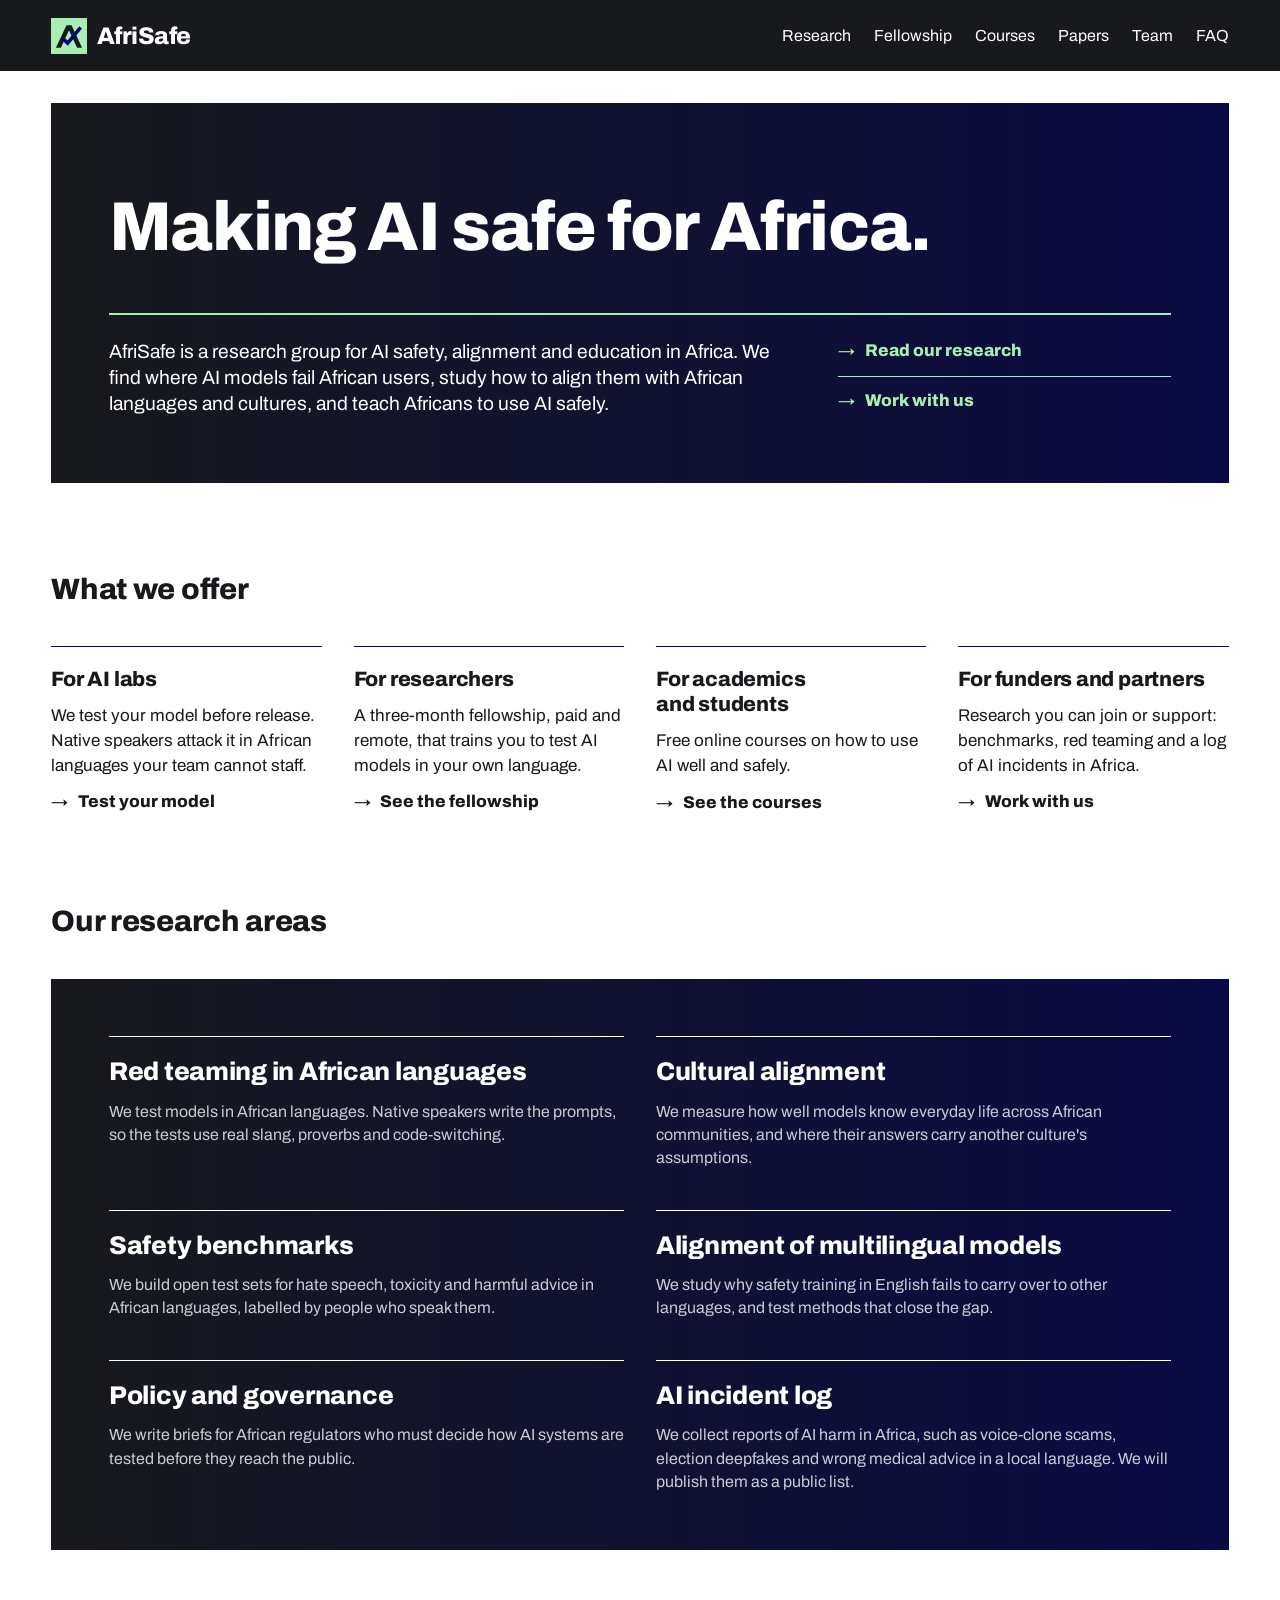
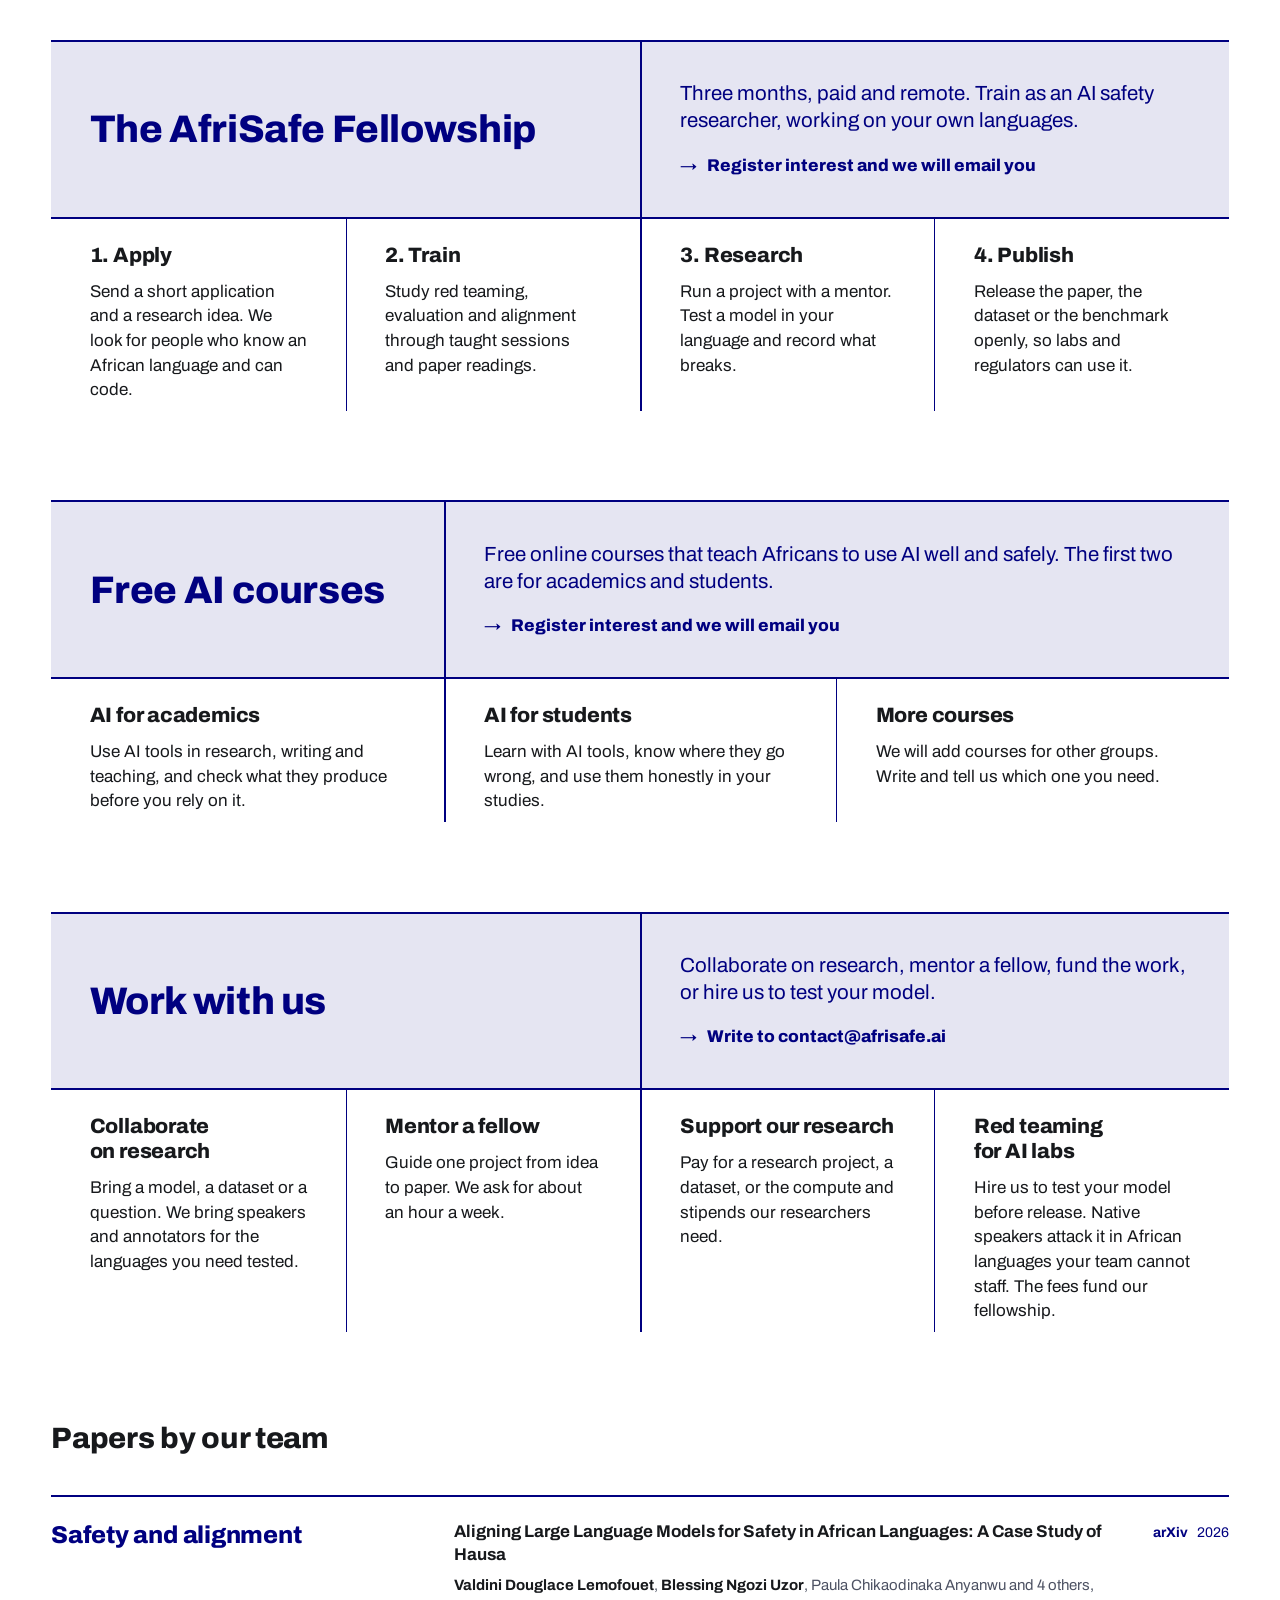
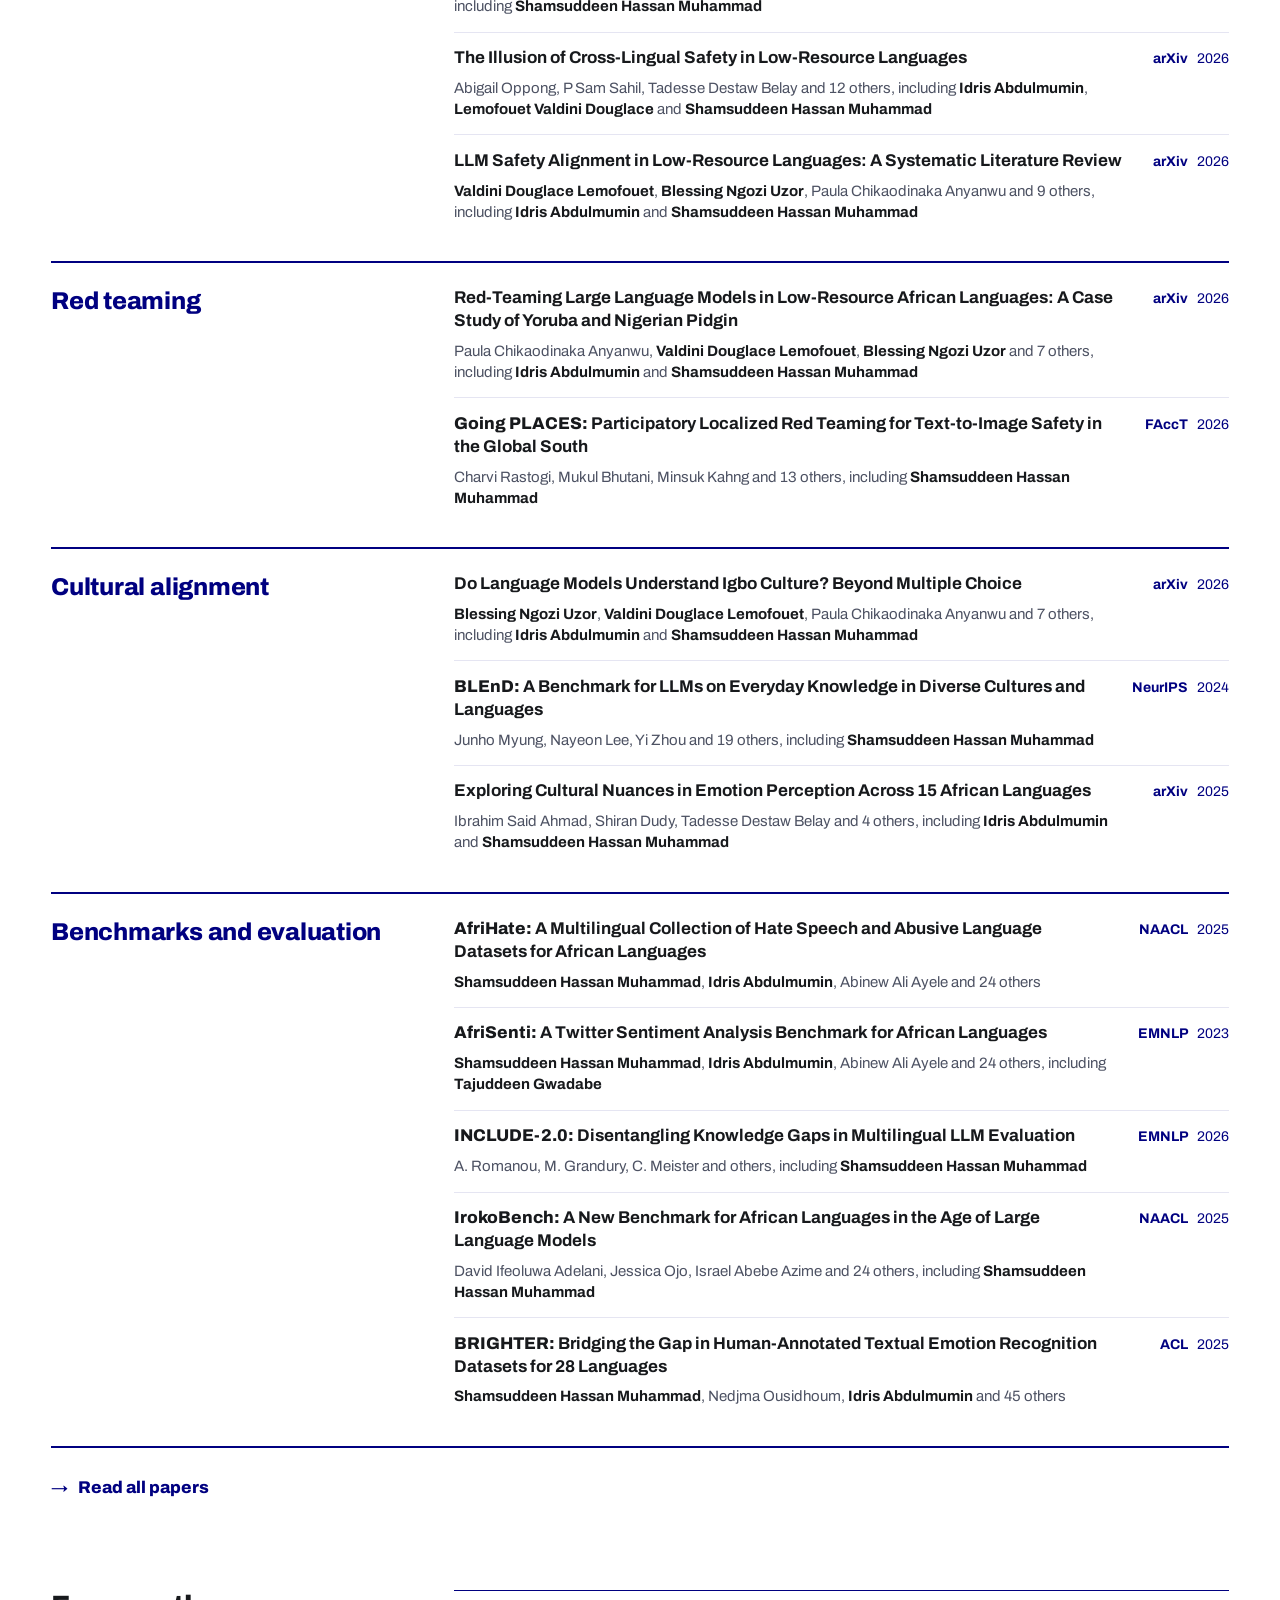
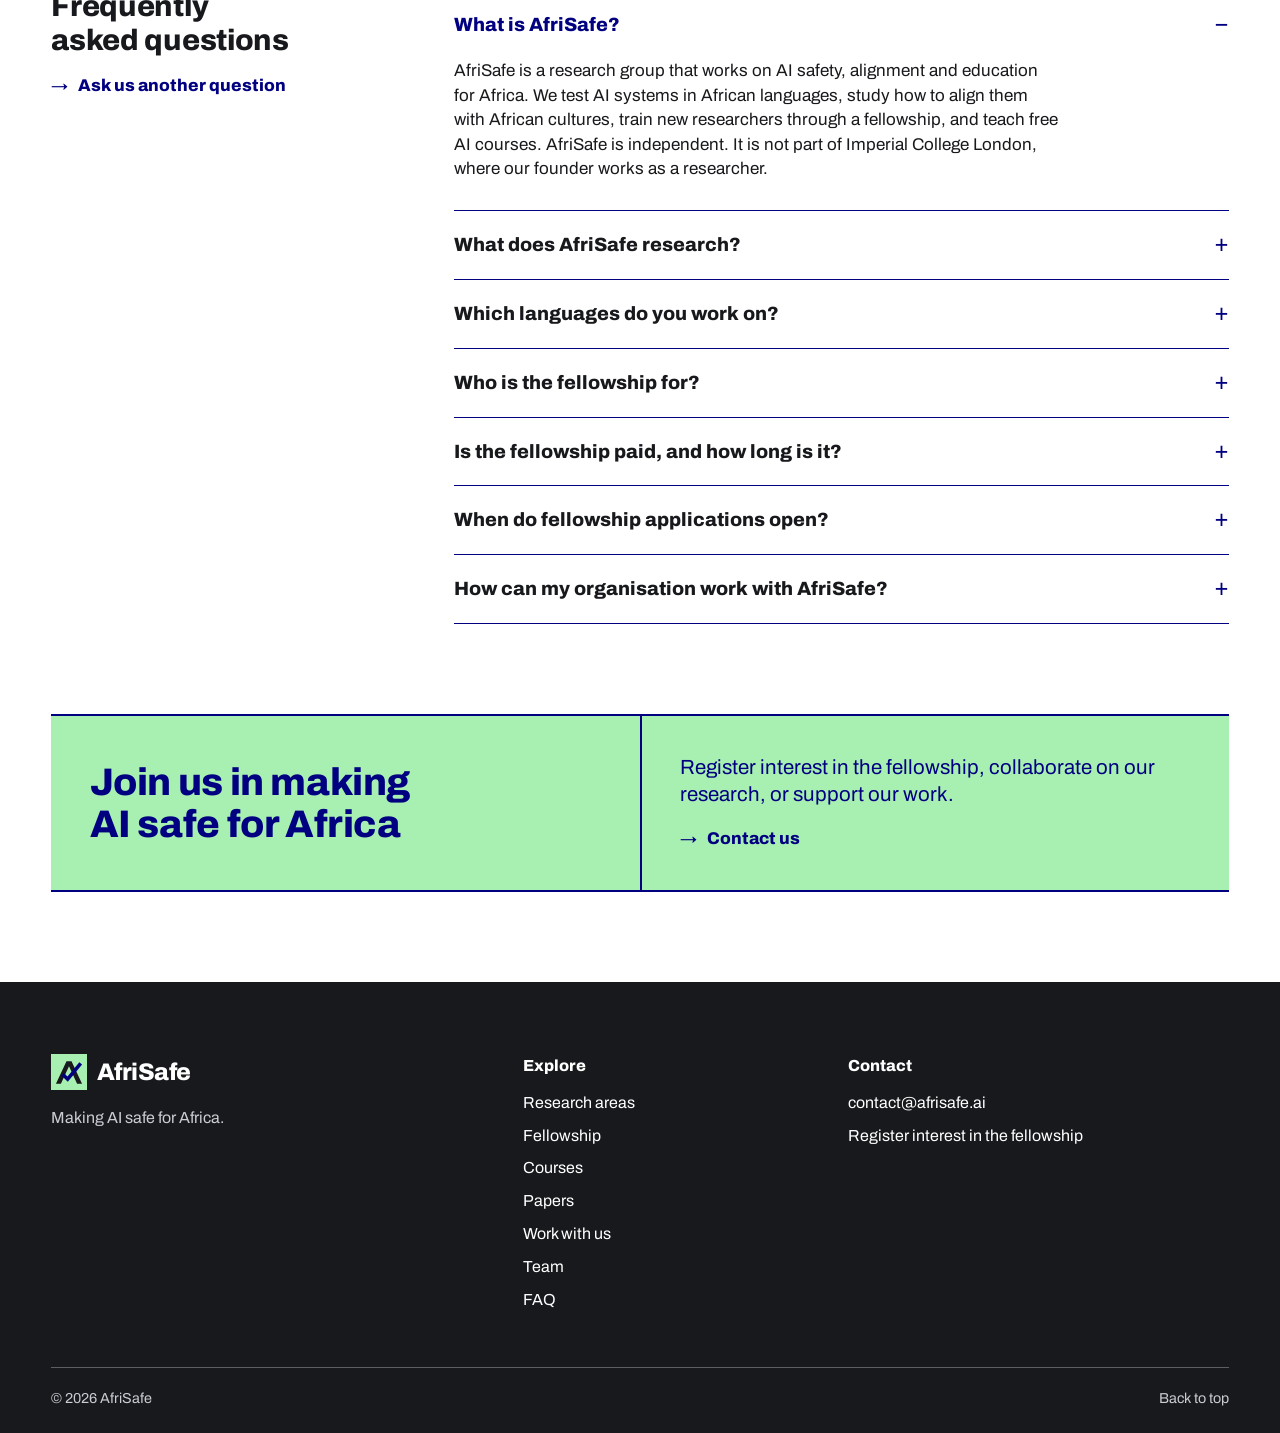
<file: index.html>
<!doctype html>
<html lang="en">
<head>
<meta charset="utf-8">
<meta name="viewport" content="width=device-width, initial-scale=1">
<title>AfriSafe: Making AI safe for Africa</title>
<meta name="description" content="AfriSafe works on AI safety, alignment and education for Africa. We test AI models in African languages, study how to align them with African cultures, and teach Africans to use AI safely.">
<meta name="theme-color" content="#17191c">
<meta property="og:type" content="website">
<meta property="og:site_name" content="AfriSafe">
<meta name="twitter:card" content="summary">
<meta property="og:title" content="AfriSafe: Making AI safe for Africa">
<meta property="og:description" content="AI safety, alignment and education for Africa.">
<link rel="icon" href="data:image/svg+xml,%3Csvg xmlns='http://www.w3.org/2000/svg' viewBox='0 0 40 40'%3E%3Crect width='40' height='40' fill='%23a8f0b2'/%3E%3Cpath d='M5.5 33L17.2 8h5.6L34.5 33H29L20 13.6 11 33z' fill='%2317191c'/%3E%3Cpath d='M13 22.5l5.5 5.5L33 10.5' fill='none' stroke='%23000080' stroke-width='4'/%3E%3C/svg%3E">
<link rel="preconnect" href="https://fonts.googleapis.com">
<link rel="preconnect" href="https://fonts.gstatic.com" crossorigin>
<link rel="stylesheet" href="https://fonts.googleapis.com/css2?family=Archivo:wght@400;700;800&display=swap">
<link rel="stylesheet" href="styles.css?v=2">
<script type="application/ld+json">
{
  "@context": "https://schema.org",
  "@type": "Organization",
  "name": "AfriSafe",
  "slogan": "Making AI safe for Africa",
  "description": "AfriSafe works on AI safety, alignment and education for Africa. We test AI models in African languages, study how to align them with African cultures, and teach Africans to use AI safely.",
  "founder": {
    "@type": "Person",
    "name": "Shamsuddeen Muhammad",
    "url": "https://shmuhammadd.github.io",
    "affiliation": { "@type": "CollegeOrUniversity", "name": "Imperial College London" },
    "sameAs": ["https://github.com/shmuhammadd", "https://www.linkedin.com/in/shmuhammad"]
  }
}
</script>
</head>
<body>

<a class="skip" href="#main">Skip to content</a>
<header class="top">
<div class="wrap top-in">
  <a class="logo" href="#top"><svg class="mark" viewBox="0 0 40 40" aria-hidden="true"><rect class="mark-box" width="40" height="40"/><path class="mark-a" d="M5.5 33L17.2 8h5.6L34.5 33H29L20 13.6 11 33z"/><path class="mark-tick" d="M13 22.5l5.5 5.5L33 10.5"/></svg>AfriSafe</a>
  <nav aria-label="Sections">
    <a href="#research">Research</a>
    <a href="#fellowship">Fellowship</a>
    <a href="#courses">Courses</a>
    <a href="#papers">Papers</a>
    <a href="team.html">Team</a>
    <a href="#faq">FAQ</a>
  </nav>
</div>
</header>

<main id="main" class="wrap">

<section class="panel night hero">
  <h1>Making AI safe for Africa.</h1>
  <div class="hero-band">
    <p class="lede">AfriSafe is a research group for AI safety, alignment and education in Africa. We find where AI models fail African users, study how to align them with African languages and cultures, and teach Africans to use AI safely.</p>
    <ul class="hero-links" role="list">
      <li><a class="go" href="#research">Read our research</a></li>
      <li><a class="go" href="#involved">Work with us</a></li>
    </ul>
  </div>
</section>

<section id="offer" class="block">
  <h2>What we offer</h2>
  <div class="cols four">
    <article>
      <h3>For AI labs</h3>
      <p>We test your model before release. Native speakers attack it in African languages your team cannot staff.</p>
      <a class="go" href="#involved">Test your model</a>
    </article>
    <article>
      <h3>For researchers</h3>
      <p>A three-month fellowship, paid and remote, that trains you to test AI models in your own language.</p>
      <a class="go" href="#fellowship">See the fellowship</a>
    </article>
    <article>
      <h3>For academics and students</h3>
      <p>Free online courses on how to use AI well and safely.</p>
      <a class="go" href="#courses">See the courses</a>
    </article>
    <article>
      <h3>For funders and partners</h3>
      <p>Research you can join or support: benchmarks, red teaming and a log of AI incidents in Africa.</p>
      <a class="go" href="#involved">Work with us</a>
    </article>
  </div>
</section>

<section id="research" class="block">
  <h2>Our research areas</h2>
  <div class="panel night facts">
  <div class="cols two">
    <article>
      <h3>Red teaming in African languages</h3>
      <p>We test models in African languages. Native speakers write the prompts, so the tests use real slang, proverbs and code-switching.</p>
    </article>
    <article>
      <h3>Cultural alignment</h3>
      <p>We measure how well models know everyday life across African communities, and where their answers carry another culture's assumptions.</p>
    </article>
    <article>
      <h3>Safety benchmarks</h3>
      <p>We build open test sets for hate speech, toxicity and harmful advice in African languages, labelled by people who speak them.</p>
    </article>
    <article>
      <h3>Alignment of multilingual models</h3>
      <p>We study why safety training in English fails to carry over to other languages, and test methods that close the gap.</p>
    </article>
    <article>
      <h3>Policy and governance</h3>
      <p>We write briefs for African regulators who must decide how AI systems are tested before they reach the public.</p>
    </article>
    <article>
      <h3>AI incident log</h3>
      <p>We collect reports of AI harm in Africa, such as voice-clone scams, election deepfakes and wrong medical advice in a local language. We will publish them as a public list.</p>
    </article>
  </div>
  </div>
</section>

<section id="fellowship" class="block">
  <div class="banner">
    <h2>The AfriSafe Fellowship</h2>
    <div>
      <p>Three months, paid and remote. Train as an AI safety researcher, working on your own languages.</p>
      <a class="go" href="mailto:contact@afrisafe.ai?subject=AfriSafe%20Fellowship%20interest">Register interest and we will email you</a>
    </div>
  </div>
  <ol class="cols four" role="list">
    <li>
      <h3>1. Apply</h3>
      <p>Send a short application and a research idea. We look for people who know an African language and can code.</p>
    </li>
    <li>
      <h3>2. Train</h3>
      <p>Study red teaming, evaluation and alignment through taught sessions and paper readings.</p>
    </li>
    <li>
      <h3>3. Research</h3>
      <p>Run a project with a mentor. Test a model in your language and record what breaks.</p>
    </li>
    <li>
      <h3>4. Publish</h3>
      <p>Release the paper, the dataset or the benchmark openly, so labs and regulators can use it.</p>
    </li>
  </ol>
</section>

<section id="courses" class="block">
  <div class="banner">
    <h2>Free AI courses</h2>
    <div>
      <p>Free online courses that teach Africans to use AI well and safely. The first two are for academics and students.</p>
      <a class="go" href="mailto:contact@afrisafe.ai?subject=AfriSafe%20courses%20interest">Register interest and we will email you</a>
    </div>
  </div>
  <div class="cols three">
    <article>
      <h3>AI for academics</h3>
      <p>Use AI tools in research, writing and teaching, and check what they produce before you rely on it.</p>
    </article>
    <article>
      <h3>AI for students</h3>
      <p>Learn with AI tools, know where they go wrong, and use them honestly in your studies.</p>
    </article>
    <article>
      <h3>More courses</h3>
      <p>We will add courses for other groups. Write and tell us which one you need.</p>
    </article>
  </div>
</section>

<section id="involved" class="block">
  <div class="banner">
    <h2>Work with us</h2>
    <div>
      <p>Collaborate on research, mentor a fellow, fund the work, or hire us to test your model.</p>
      <a class="go" href="mailto:contact@afrisafe.ai?subject=Working%20with%20AfriSafe">Write to contact@afrisafe.ai</a>
    </div>
  </div>
  <div class="cols four">
    <article>
      <h3>Collaborate on research</h3>
      <p>Bring a model, a dataset or a question. We bring speakers and annotators for the languages you need tested.</p>
    </article>
    <article>
      <h3>Mentor a fellow</h3>
      <p>Guide one project from idea to paper. We ask for about an hour a week.</p>
    </article>
    <article>
      <h3>Support our research</h3>
      <p>Pay for a research project, a dataset, or the compute and stipends our researchers need.</p>
    </article>
    <article>
      <h3>Red teaming for AI labs</h3>
      <p>Hire us to test your model before release. Native speakers attack it in African languages your team cannot staff. The fees fund our fellowship.</p>
    </article>
  </div>
</section>

<section id="papers" class="block">
  <h2>Papers by our team</h2>
  <div class="pubs">
    <section class="pub-group">
      <h3>Safety and alignment</h3>
      <ul role="list">
        <li><a href="https://arxiv.org/abs/2610.37245"><span class="pub-title">Aligning Large Language Models for Safety in African Languages: A Case Study of Hausa</span><span class="pub-venue">arXiv <span>2026</span></span><span class="pub-authors"><b>Valdini Douglace Lemofouet</b>, <b>Blessing Ngozi Uzor</b>, Paula Chikaodinaka Anyanwu and 4 others, including <b>Shamsuddeen Hassan Muhammad</b></span></a></li>
        <li><a href="https://arxiv.org/abs/2608.11146"><span class="pub-title">The Illusion of Cross-Lingual Safety in Low-Resource Languages</span><span class="pub-venue">arXiv <span>2026</span></span><span class="pub-authors">Abigail Oppong, P Sam Sahil, Tadesse Destaw Belay and 12 others, including <b>Idris Abdulmumin</b>, <b>Lemofouet Valdini Douglace</b> and <b>Shamsuddeen Hassan Muhammad</b></span></a></li>
        <li><a href="https://arxiv.org/abs/2608.14626"><span class="pub-title">LLM Safety Alignment in Low-Resource Languages: A Systematic Literature Review</span><span class="pub-venue">arXiv <span>2026</span></span><span class="pub-authors"><b>Valdini Douglace Lemofouet</b>, <b>Blessing Ngozi Uzor</b>, Paula Chikaodinaka Anyanwu and 9 others, including <b>Idris Abdulmumin</b> and <b>Shamsuddeen Hassan Muhammad</b></span></a></li>
      </ul>
    </section>
    <section class="pub-group">
      <h3>Red teaming</h3>
      <ul role="list">
        <li><a href="https://arxiv.org/abs/2610.39590"><span class="pub-title">Red-Teaming Large Language Models in Low-Resource African Languages: A Case Study of Yoruba and Nigerian Pidgin</span><span class="pub-venue">arXiv <span>2026</span></span><span class="pub-authors">Paula Chikaodinaka Anyanwu, <b>Valdini Douglace Lemofouet</b>, <b>Blessing Ngozi Uzor</b> and 7 others, including <b>Idris Abdulmumin</b> and <b>Shamsuddeen Hassan Muhammad</b></span></a></li>
        <li><a href="https://arxiv.org/abs/2605.19190"><span class="pub-title"><b>Going PLACES:</b> Participatory Localized Red Teaming for Text-to-Image Safety in the Global South</span><span class="pub-venue">FAccT <span>2026</span></span><span class="pub-authors">Charvi Rastogi, Mukul Bhutani, Minsuk Kahng and 13 others, including <b>Shamsuddeen Hassan Muhammad</b></span></a></li>
      </ul>
    </section>
    <section class="pub-group">
      <h3>Cultural alignment</h3>
      <ul role="list">
        <li><a href="https://arxiv.org/abs/2610.35168"><span class="pub-title">Do Language Models Understand Igbo Culture? Beyond Multiple Choice</span><span class="pub-venue">arXiv <span>2026</span></span><span class="pub-authors"><b>Blessing Ngozi Uzor</b>, <b>Valdini Douglace Lemofouet</b>, Paula Chikaodinaka Anyanwu and 7 others, including <b>Idris Abdulmumin</b> and <b>Shamsuddeen Hassan Muhammad</b></span></a></li>
        <li><a href="https://arxiv.org/abs/2406.09948"><span class="pub-title"><b>BLEnD:</b> A Benchmark for LLMs on Everyday Knowledge in Diverse Cultures and Languages</span><span class="pub-venue">NeurIPS <span>2024</span></span><span class="pub-authors">Junho Myung, Nayeon Lee, Yi Zhou and 19 others, including <b>Shamsuddeen Hassan Muhammad</b></span></a></li>
        <li><a href="https://arxiv.org/abs/2503.19642"><span class="pub-title">Exploring Cultural Nuances in Emotion Perception Across 15 African Languages</span><span class="pub-venue">arXiv <span>2025</span></span><span class="pub-authors">Ibrahim Said Ahmad, Shiran Dudy, Tadesse Destaw Belay and 4 others, including <b>Idris Abdulmumin</b> and <b>Shamsuddeen Hassan Muhammad</b></span></a></li>
      </ul>
    </section>
    <section class="pub-group">
      <h3>Benchmarks and evaluation</h3>
      <ul role="list">
        <li><a href="https://aclanthology.org/2025.naacl-long.92/"><span class="pub-title"><b>AfriHate:</b> A Multilingual Collection of Hate Speech and Abusive Language Datasets for African Languages</span><span class="pub-venue">NAACL <span>2025</span></span><span class="pub-authors"><b>Shamsuddeen Hassan Muhammad</b>, <b>Idris Abdulmumin</b>, Abinew Ali Ayele and 24 others</span></a></li>
        <li><a href="https://aclanthology.org/2023.emnlp-main.862/"><span class="pub-title"><b>AfriSenti:</b> A Twitter Sentiment Analysis Benchmark for African Languages</span><span class="pub-venue">EMNLP <span>2023</span></span><span class="pub-authors"><b>Shamsuddeen Hassan Muhammad</b>, <b>Idris Abdulmumin</b>, Abinew Ali Ayele and 24 others, including <b>Tajuddeen Gwadabe</b></span></a></li>
        <li><a href="https://scholar.google.com/citations?view_op=view_citation&amp;hl=en&amp;user=Ne1nt4gAAAAJ&amp;citation_for_view=Ne1nt4gAAAAJ:IRz6iEL74y4C"><span class="pub-title"><b>INCLUDE-2.0:</b> Disentangling Knowledge Gaps in Multilingual LLM Evaluation</span><span class="pub-venue">EMNLP <span>2026</span></span><span class="pub-authors">A. Romanou, M. Grandury, C. Meister and others, including <b>Shamsuddeen Hassan Muhammad</b></span></a></li>
        <li><a href="https://aclanthology.org/2025.naacl-long.139/"><span class="pub-title"><b>IrokoBench:</b> A New Benchmark for African Languages in the Age of Large Language Models</span><span class="pub-venue">NAACL <span>2025</span></span><span class="pub-authors">David Ifeoluwa Adelani, Jessica Ojo, Israel Abebe Azime and 24 others, including <b>Shamsuddeen Hassan Muhammad</b></span></a></li>
        <li><a href="https://aclanthology.org/2025.acl-long.436/"><span class="pub-title"><b>BRIGHTER:</b> Bridging the Gap in Human-Annotated Textual Emotion Recognition Datasets for 28 Languages</span><span class="pub-venue">ACL <span>2025</span></span><span class="pub-authors"><b>Shamsuddeen Hassan Muhammad</b>, Nedjma Ousidhoum, <b>Idris Abdulmumin</b> and 45 others</span></a></li>
      </ul>
    </section>
  </div>
  <p class="more"><a class="go" href="papers.html">Read all papers</a></p>
</section>

<section id="faq" class="block">
  <div class="faq-head">
    <h2>Frequently asked questions</h2>
    <a class="go" href="mailto:contact@afrisafe.ai">Ask us another question</a>
  </div>
  <div class="qa">
      <details open>
        <summary>What is AfriSafe?</summary>
        <p>AfriSafe is a research group that works on AI safety, alignment and education for Africa. We test AI systems in African languages, study how to align them with African cultures, train new researchers through a fellowship, and teach free AI courses. AfriSafe is independent. It is not part of Imperial College London, where our founder works as a researcher.</p>
      </details>
      <details>
        <summary>What does AfriSafe research?</summary>
        <p>Six areas: red teaming in African languages, cultural alignment, safety benchmarks, the alignment of multilingual models, policy, and a log of AI incidents in Africa. <a href="#research">See our research areas</a> and <a href="papers.html">read our papers</a>.</p>
      </details>
      <details>
        <summary>Which languages do you work on?</summary>
        <p>We work on all African languages, such as Hausa, Swahili, Yoruba, Igbo, Nigerian Pidgin and Amharic, among others.</p>
      </details>
      <details>
        <summary>Who is the fellowship for?</summary>
        <p>Students and early-career researchers interested in AI safety.</p>
      </details>
      <details>
        <summary>Is the fellowship paid, and how long is it?</summary>
        <p>Yes, fellows are paid. The fellowship runs for three months and is remote, so you can take part from anywhere.</p>
      </details>
      <details>
        <summary>When do fellowship applications open?</summary>
        <p>We will announce the date on this page. Write to <a href="mailto:contact@afrisafe.ai?subject=AfriSafe%20Fellowship%20interest">contact@afrisafe.ai</a> and we will email you when they open.</p>
      </details>
      <details>
        <summary>How can my organisation work with AfriSafe?</summary>
        <p>You can collaborate on a research project, mentor a fellow, support our research, or hire us to red team your model in African languages. <a href="#involved">See how to work with us</a>.</p>
      </details>
  </div>
</section>

<section class="block">
  <div class="banner mint">
    <h2>Join us in making AI safe for Africa</h2>
    <div>
      <p>Register interest in the fellowship, collaborate on our research, or support our work.</p>
      <a class="go" href="mailto:contact@afrisafe.ai?subject=AfriSafe">Contact us</a>
    </div>
  </div>
</section>

</main>

<footer class="foot">
  <div class="wrap">
    <div class="foot-in">
      <div class="foot-brand">
        <a class="logo" href="#top"><svg class="mark" viewBox="0 0 40 40" aria-hidden="true"><rect class="mark-box" width="40" height="40"/><path class="mark-a" d="M5.5 33L17.2 8h5.6L34.5 33H29L20 13.6 11 33z"/><path class="mark-tick" d="M13 22.5l5.5 5.5L33 10.5"/></svg>AfriSafe</a>
        <p>Making AI safe for Africa.</p>
      </div>
      <nav aria-label="Footer">
        <h2>Explore</h2>
        <a href="#research">Research areas</a>
        <a href="#fellowship">Fellowship</a>
        <a href="#courses">Courses</a>
        <a href="#papers">Papers</a>
        <a href="#involved">Work with us</a>
        <a href="team.html">Team</a>
        <a href="#faq">FAQ</a>
      </nav>
      <div>
        <h2>Contact</h2>
        <a href="mailto:contact@afrisafe.ai">contact@afrisafe.ai</a>
        <a href="mailto:contact@afrisafe.ai?subject=AfriSafe%20Fellowship%20interest">Register interest in the fellowship</a>
      </div>
    </div>
    <div class="foot-base">
      <p>© 2026 AfriSafe</p>
      <a href="#top">Back to top</a>
    </div>
  </div>
</footer>
</body>
</html>
</file>
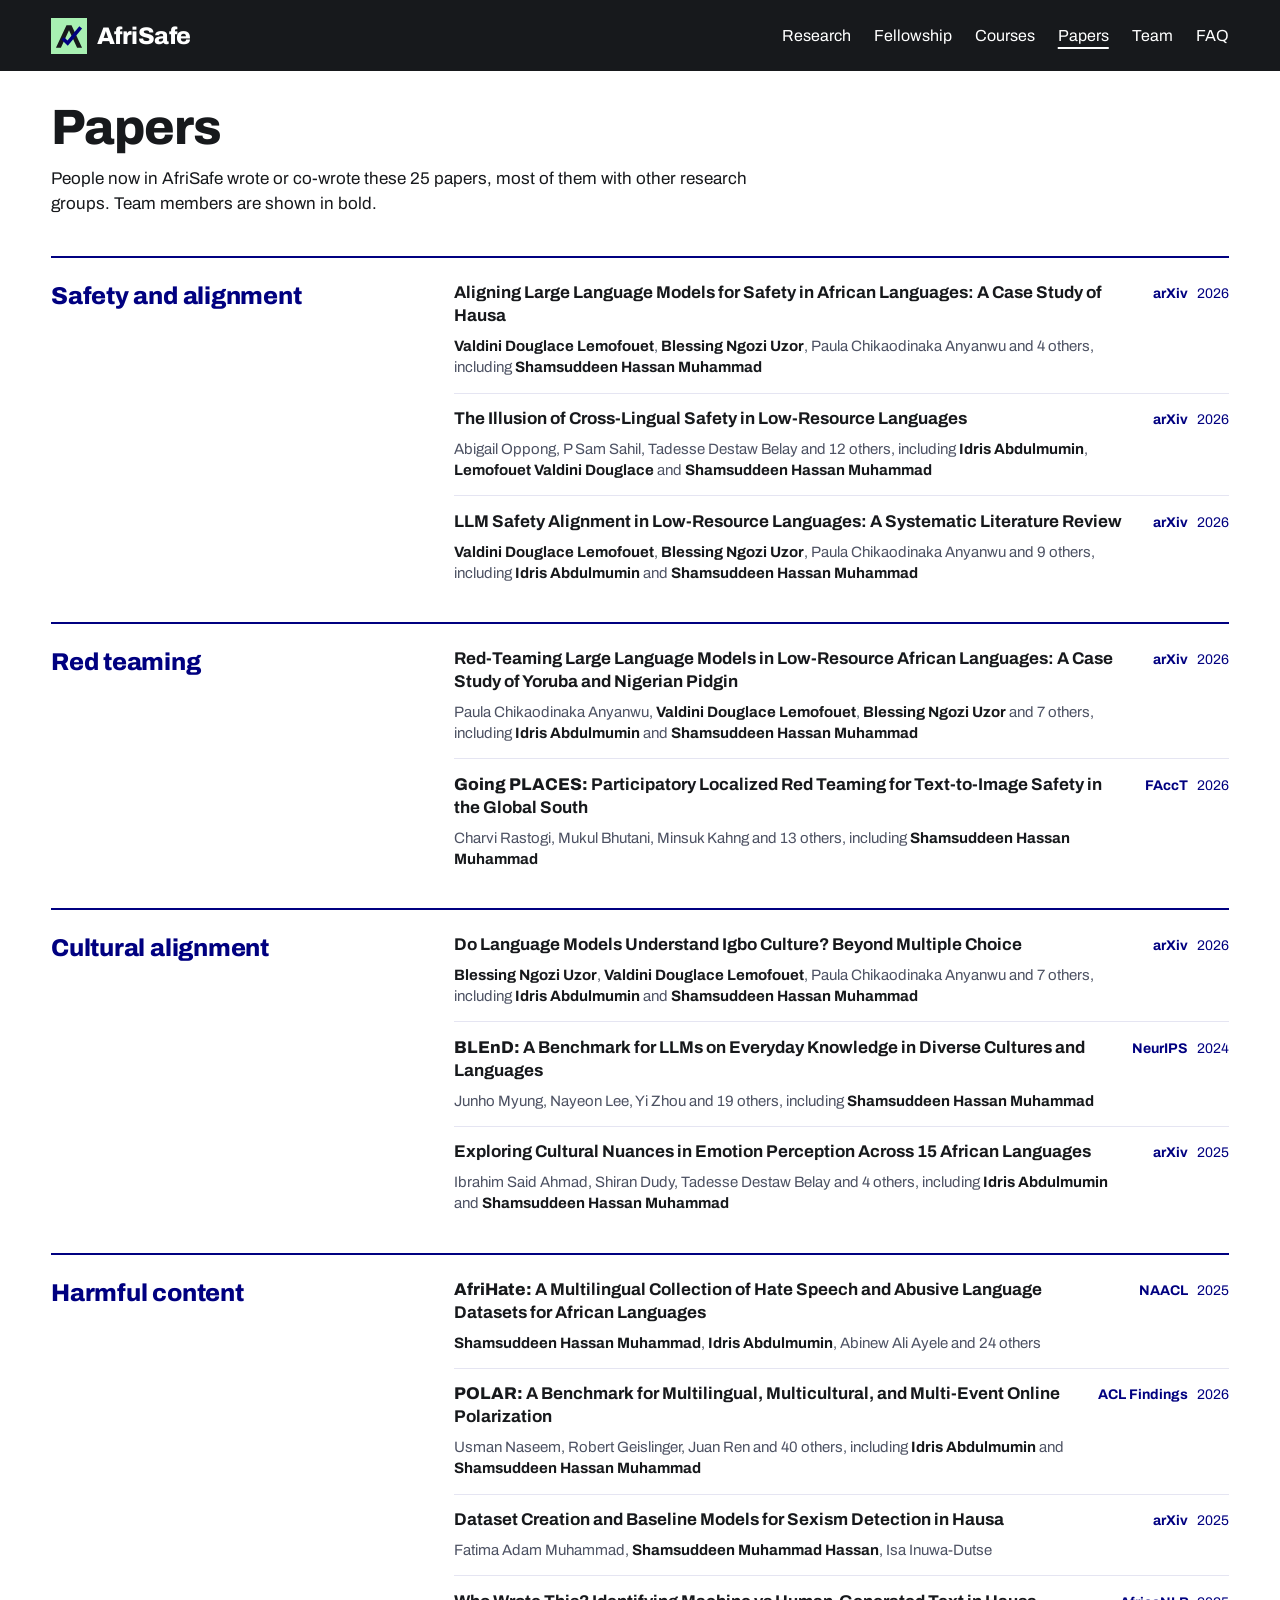
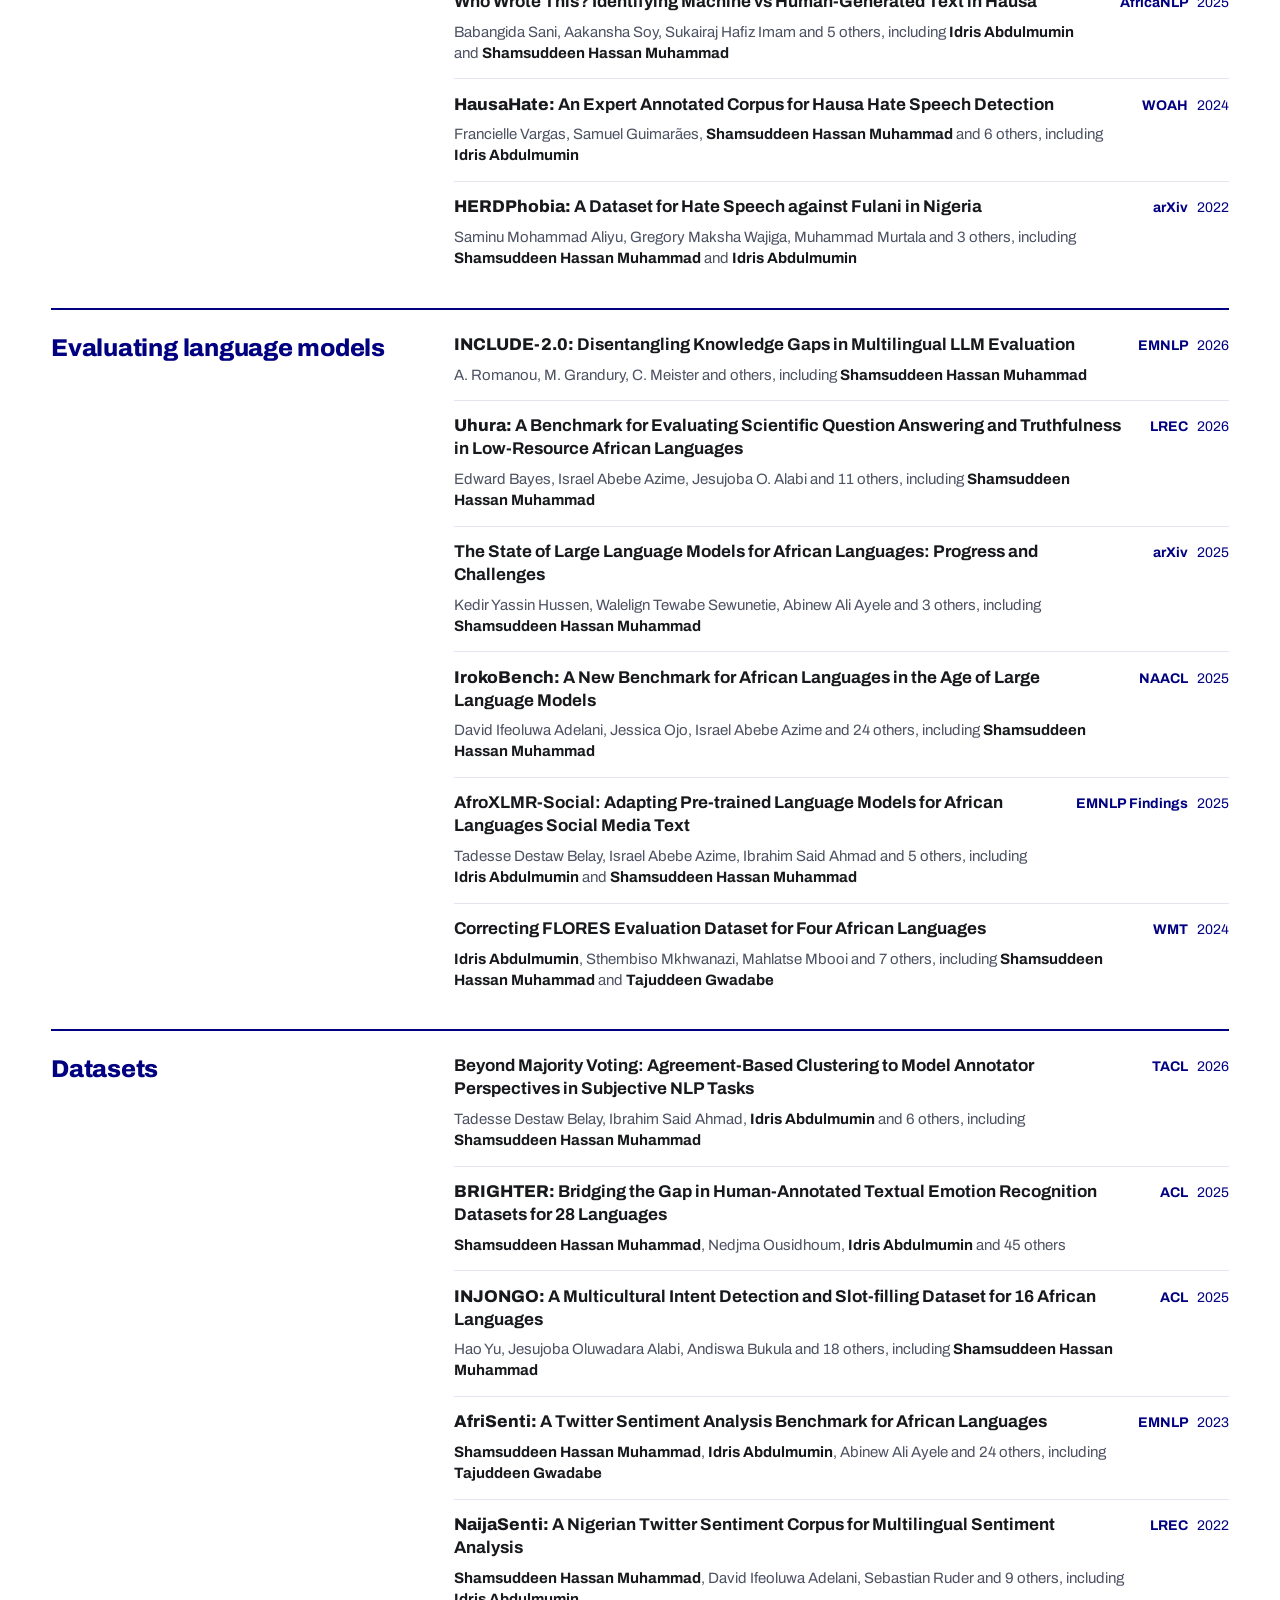
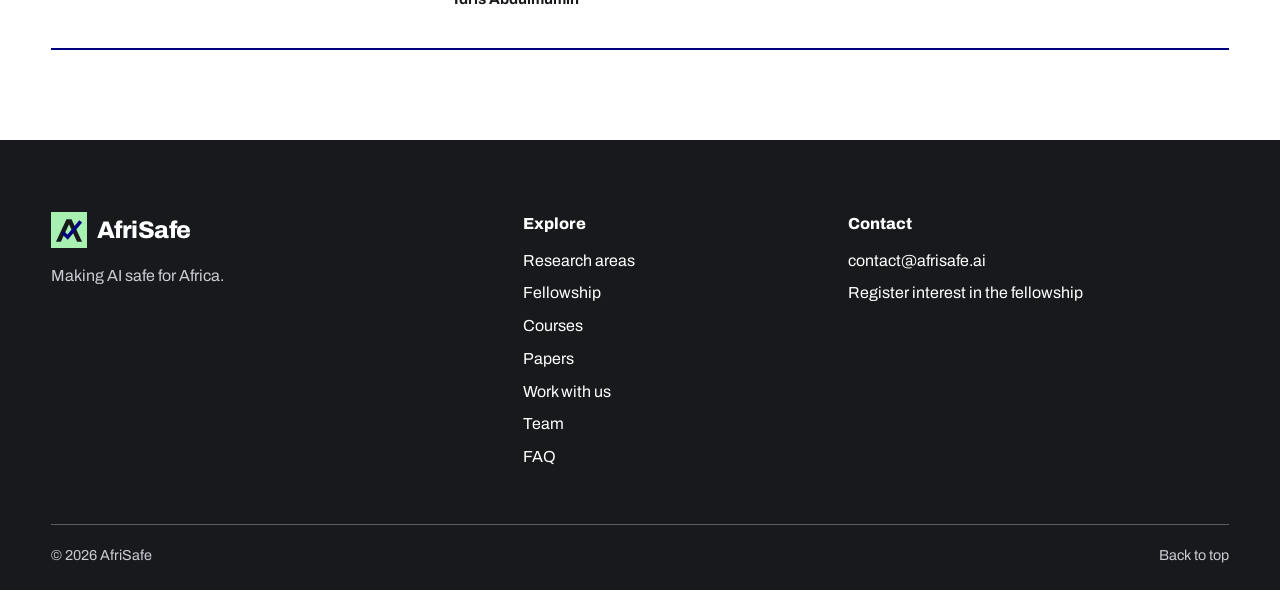
<file: papers.html>
<!doctype html>
<html lang="en">
<head>
<meta charset="utf-8">
<meta name="viewport" content="width=device-width, initial-scale=1">
<title>Papers | AfriSafe</title>
<meta name="description" content="Papers by AfriSafe researchers on AI safety, red teaming, cultural alignment and evaluation in African languages.">
<meta name="theme-color" content="#17191c">
<meta property="og:type" content="website">
<meta property="og:site_name" content="AfriSafe">
<meta name="twitter:card" content="summary">
<meta property="og:title" content="Papers | AfriSafe">
<meta property="og:description" content="AI safety, alignment and red teaming research for African languages and cultures.">
<link rel="icon" href="data:image/svg+xml,%3Csvg xmlns='http://www.w3.org/2000/svg' viewBox='0 0 40 40'%3E%3Crect width='40' height='40' fill='%23a8f0b2'/%3E%3Cpath d='M5.5 33L17.2 8h5.6L34.5 33H29L20 13.6 11 33z' fill='%2317191c'/%3E%3Cpath d='M13 22.5l5.5 5.5L33 10.5' fill='none' stroke='%23000080' stroke-width='4'/%3E%3C/svg%3E">
<link rel="preconnect" href="https://fonts.googleapis.com">
<link rel="preconnect" href="https://fonts.gstatic.com" crossorigin>
<link rel="stylesheet" href="https://fonts.googleapis.com/css2?family=Archivo:wght@400;700;800&display=swap">
<link rel="stylesheet" href="styles.css?v=2">
</head>
<body>

<a class="skip" href="#main">Skip to content</a>
<header class="top">
<div class="wrap top-in">
  <a class="logo" href="index.html"><svg class="mark" viewBox="0 0 40 40" aria-hidden="true"><rect class="mark-box" width="40" height="40"/><path class="mark-a" d="M5.5 33L17.2 8h5.6L34.5 33H29L20 13.6 11 33z"/><path class="mark-tick" d="M13 22.5l5.5 5.5L33 10.5"/></svg>AfriSafe</a>
  <nav aria-label="Sections">
    <a href="index.html#research">Research</a>
    <a href="index.html#fellowship">Fellowship</a>
    <a href="index.html#courses">Courses</a>
    <a href="papers.html" aria-current="page">Papers</a>
    <a href="team.html">Team</a>
    <a href="index.html#faq">FAQ</a>
  </nav>
</div>
</header>

<main id="main" class="wrap">
<section class="block">
  <h1 class="page-title">Papers</h1>
  <p class="intro">People now in AfriSafe wrote or co-wrote these 25 papers, most of them with other research groups. Team members are shown in bold.</p>
  <div class="pubs">
    <section class="pub-group">
      <h3>Safety and alignment</h3>
      <ul role="list">
        <li><a href="https://arxiv.org/abs/2610.37245"><span class="pub-title">Aligning Large Language Models for Safety in African Languages: A Case Study of Hausa</span><span class="pub-venue">arXiv <span>2026</span></span><span class="pub-authors"><b>Valdini Douglace Lemofouet</b>, <b>Blessing Ngozi Uzor</b>, Paula Chikaodinaka Anyanwu and 4 others, including <b>Shamsuddeen Hassan Muhammad</b></span></a></li>
        <li><a href="https://arxiv.org/abs/2608.11146"><span class="pub-title">The Illusion of Cross-Lingual Safety in Low-Resource Languages</span><span class="pub-venue">arXiv <span>2026</span></span><span class="pub-authors">Abigail Oppong, P Sam Sahil, Tadesse Destaw Belay and 12 others, including <b>Idris Abdulmumin</b>, <b>Lemofouet Valdini Douglace</b> and <b>Shamsuddeen Hassan Muhammad</b></span></a></li>
        <li><a href="https://arxiv.org/abs/2608.14626"><span class="pub-title">LLM Safety Alignment in Low-Resource Languages: A Systematic Literature Review</span><span class="pub-venue">arXiv <span>2026</span></span><span class="pub-authors"><b>Valdini Douglace Lemofouet</b>, <b>Blessing Ngozi Uzor</b>, Paula Chikaodinaka Anyanwu and 9 others, including <b>Idris Abdulmumin</b> and <b>Shamsuddeen Hassan Muhammad</b></span></a></li>
      </ul>
    </section>
    <section class="pub-group">
      <h3>Red teaming</h3>
      <ul role="list">
        <li><a href="https://arxiv.org/abs/2610.39590"><span class="pub-title">Red-Teaming Large Language Models in Low-Resource African Languages: A Case Study of Yoruba and Nigerian Pidgin</span><span class="pub-venue">arXiv <span>2026</span></span><span class="pub-authors">Paula Chikaodinaka Anyanwu, <b>Valdini Douglace Lemofouet</b>, <b>Blessing Ngozi Uzor</b> and 7 others, including <b>Idris Abdulmumin</b> and <b>Shamsuddeen Hassan Muhammad</b></span></a></li>
        <li><a href="https://arxiv.org/abs/2605.19190"><span class="pub-title"><b>Going PLACES:</b> Participatory Localized Red Teaming for Text-to-Image Safety in the Global South</span><span class="pub-venue">FAccT <span>2026</span></span><span class="pub-authors">Charvi Rastogi, Mukul Bhutani, Minsuk Kahng and 13 others, including <b>Shamsuddeen Hassan Muhammad</b></span></a></li>
      </ul>
    </section>
    <section class="pub-group">
      <h3>Cultural alignment</h3>
      <ul role="list">
        <li><a href="https://arxiv.org/abs/2610.35168"><span class="pub-title">Do Language Models Understand Igbo Culture? Beyond Multiple Choice</span><span class="pub-venue">arXiv <span>2026</span></span><span class="pub-authors"><b>Blessing Ngozi Uzor</b>, <b>Valdini Douglace Lemofouet</b>, Paula Chikaodinaka Anyanwu and 7 others, including <b>Idris Abdulmumin</b> and <b>Shamsuddeen Hassan Muhammad</b></span></a></li>
        <li><a href="https://arxiv.org/abs/2406.09948"><span class="pub-title"><b>BLEnD:</b> A Benchmark for LLMs on Everyday Knowledge in Diverse Cultures and Languages</span><span class="pub-venue">NeurIPS <span>2024</span></span><span class="pub-authors">Junho Myung, Nayeon Lee, Yi Zhou and 19 others, including <b>Shamsuddeen Hassan Muhammad</b></span></a></li>
        <li><a href="https://arxiv.org/abs/2503.19642"><span class="pub-title">Exploring Cultural Nuances in Emotion Perception Across 15 African Languages</span><span class="pub-venue">arXiv <span>2025</span></span><span class="pub-authors">Ibrahim Said Ahmad, Shiran Dudy, Tadesse Destaw Belay and 4 others, including <b>Idris Abdulmumin</b> and <b>Shamsuddeen Hassan Muhammad</b></span></a></li>
      </ul>
    </section>
    <section class="pub-group">
      <h3>Harmful content</h3>
      <ul role="list">
        <li><a href="https://aclanthology.org/2025.naacl-long.92/"><span class="pub-title"><b>AfriHate:</b> A Multilingual Collection of Hate Speech and Abusive Language Datasets for African Languages</span><span class="pub-venue">NAACL <span>2025</span></span><span class="pub-authors"><b>Shamsuddeen Hassan Muhammad</b>, <b>Idris Abdulmumin</b>, Abinew Ali Ayele and 24 others</span></a></li>
        <li><a href="https://arxiv.org/abs/2505.20624"><span class="pub-title"><b>POLAR:</b> A Benchmark for Multilingual, Multicultural, and Multi-Event Online Polarization</span><span class="pub-venue">ACL Findings <span>2026</span></span><span class="pub-authors">Usman Naseem, Robert Geislinger, Juan Ren and 40 others, including <b>Idris Abdulmumin</b> and <b>Shamsuddeen Hassan Muhammad</b></span></a></li>
        <li><a href="https://arxiv.org/abs/2510.27038"><span class="pub-title">Dataset Creation and Baseline Models for Sexism Detection in Hausa</span><span class="pub-venue">arXiv <span>2025</span></span><span class="pub-authors">Fatima Adam Muhammad, <b>Shamsuddeen Muhammad Hassan</b>, Isa Inuwa-Dutse</span></a></li>
        <li><a href="https://aclanthology.org/2025.africanlp-1.12/"><span class="pub-title">Who Wrote This? Identifying Machine vs Human-Generated Text in Hausa</span><span class="pub-venue">AfricaNLP <span>2025</span></span><span class="pub-authors">Babangida Sani, Aakansha Soy, Sukairaj Hafiz Imam and 5 others, including <b>Idris Abdulmumin</b> and <b>Shamsuddeen Hassan Muhammad</b></span></a></li>
        <li><a href="https://aclanthology.org/2024.woah-1.5/"><span class="pub-title"><b>HausaHate:</b> An Expert Annotated Corpus for Hausa Hate Speech Detection</span><span class="pub-venue">WOAH <span>2024</span></span><span class="pub-authors">Francielle Vargas, Samuel Guimarães, <b>Shamsuddeen Hassan Muhammad</b> and 6 others, including <b>Idris Abdulmumin</b></span></a></li>
        <li><a href="https://arxiv.org/abs/2211.15262"><span class="pub-title"><b>HERDPhobia:</b> A Dataset for Hate Speech against Fulani in Nigeria</span><span class="pub-venue">arXiv <span>2022</span></span><span class="pub-authors">Saminu Mohammad Aliyu, Gregory Maksha Wajiga, Muhammad Murtala and 3 others, including <b>Shamsuddeen Hassan Muhammad</b> and <b>Idris Abdulmumin</b></span></a></li>
      </ul>
    </section>
    <section class="pub-group">
      <h3>Evaluating language models</h3>
      <ul role="list">
        <li><a href="https://scholar.google.com/citations?view_op=view_citation&amp;hl=en&amp;user=Ne1nt4gAAAAJ&amp;citation_for_view=Ne1nt4gAAAAJ:IRz6iEL74y4C"><span class="pub-title"><b>INCLUDE-2.0:</b> Disentangling Knowledge Gaps in Multilingual LLM Evaluation</span><span class="pub-venue">EMNLP <span>2026</span></span><span class="pub-authors">A. Romanou, M. Grandury, C. Meister and others, including <b>Shamsuddeen Hassan Muhammad</b></span></a></li>
        <li><a href="https://arxiv.org/abs/2412.00948"><span class="pub-title"><b>Uhura:</b> A Benchmark for Evaluating Scientific Question Answering and Truthfulness in Low-Resource African Languages</span><span class="pub-venue">LREC <span>2026</span></span><span class="pub-authors">Edward Bayes, Israel Abebe Azime, Jesujoba O. Alabi and 11 others, including <b>Shamsuddeen Hassan Muhammad</b></span></a></li>
        <li><a href="https://arxiv.org/abs/2506.02280"><span class="pub-title">The State of Large Language Models for African Languages: Progress and Challenges</span><span class="pub-venue">arXiv <span>2025</span></span><span class="pub-authors">Kedir Yassin Hussen, Walelign Tewabe Sewunetie, Abinew Ali Ayele and 3 others, including <b>Shamsuddeen Hassan Muhammad</b></span></a></li>
        <li><a href="https://aclanthology.org/2025.naacl-long.139/"><span class="pub-title"><b>IrokoBench:</b> A New Benchmark for African Languages in the Age of Large Language Models</span><span class="pub-venue">NAACL <span>2025</span></span><span class="pub-authors">David Ifeoluwa Adelani, Jessica Ojo, Israel Abebe Azime and 24 others, including <b>Shamsuddeen Hassan Muhammad</b></span></a></li>
        <li><a href="https://aclanthology.org/2025.findings-emnlp.842/"><span class="pub-title">AfroXLMR-Social: Adapting Pre-trained Language Models for African Languages Social Media Text</span><span class="pub-venue">EMNLP Findings <span>2025</span></span><span class="pub-authors">Tadesse Destaw Belay, Israel Abebe Azime, Ibrahim Said Ahmad and 5 others, including <b>Idris Abdulmumin</b> and <b>Shamsuddeen Hassan Muhammad</b></span></a></li>
        <li><a href="https://aclanthology.org/2024.wmt-1.44/"><span class="pub-title">Correcting FLORES Evaluation Dataset for Four African Languages</span><span class="pub-venue">WMT <span>2024</span></span><span class="pub-authors"><b>Idris Abdulmumin</b>, Sthembiso Mkhwanazi, Mahlatse Mbooi and 7 others, including <b>Shamsuddeen Hassan Muhammad</b> and <b>Tajuddeen Gwadabe</b></span></a></li>
      </ul>
    </section>
    <section class="pub-group">
      <h3>Datasets</h3>
      <ul role="list">
        <li><a href="https://arxiv.org/abs/2605.09955"><span class="pub-title">Beyond Majority Voting: Agreement-Based Clustering to Model Annotator Perspectives in Subjective NLP Tasks</span><span class="pub-venue">TACL <span>2026</span></span><span class="pub-authors">Tadesse Destaw Belay, Ibrahim Said Ahmad, <b>Idris Abdulmumin</b> and 6 others, including <b>Shamsuddeen Hassan Muhammad</b></span></a></li>
        <li><a href="https://aclanthology.org/2025.acl-long.436/"><span class="pub-title"><b>BRIGHTER:</b> Bridging the Gap in Human-Annotated Textual Emotion Recognition Datasets for 28 Languages</span><span class="pub-venue">ACL <span>2025</span></span><span class="pub-authors"><b>Shamsuddeen Hassan Muhammad</b>, Nedjma Ousidhoum, <b>Idris Abdulmumin</b> and 45 others</span></a></li>
        <li><a href="https://aclanthology.org/2025.acl-long.464/"><span class="pub-title"><b>INJONGO:</b> A Multicultural Intent Detection and Slot-filling Dataset for 16 African Languages</span><span class="pub-venue">ACL <span>2025</span></span><span class="pub-authors">Hao Yu, Jesujoba Oluwadara Alabi, Andiswa Bukula and 18 others, including <b>Shamsuddeen Hassan Muhammad</b></span></a></li>
        <li><a href="https://aclanthology.org/2023.emnlp-main.862/"><span class="pub-title"><b>AfriSenti:</b> A Twitter Sentiment Analysis Benchmark for African Languages</span><span class="pub-venue">EMNLP <span>2023</span></span><span class="pub-authors"><b>Shamsuddeen Hassan Muhammad</b>, <b>Idris Abdulmumin</b>, Abinew Ali Ayele and 24 others, including <b>Tajuddeen Gwadabe</b></span></a></li>
        <li><a href="https://aclanthology.org/2022.lrec-1.63/"><span class="pub-title"><b>NaijaSenti:</b> A Nigerian Twitter Sentiment Corpus for Multilingual Sentiment Analysis</span><span class="pub-venue">LREC <span>2022</span></span><span class="pub-authors"><b>Shamsuddeen Hassan Muhammad</b>, David Ifeoluwa Adelani, Sebastian Ruder and 9 others, including <b>Idris Abdulmumin</b></span></a></li>
      </ul>
    </section>
  </div>
</section>
</main>

<footer class="foot">
  <div class="wrap">
    <div class="foot-in">
      <div class="foot-brand">
        <a class="logo" href="index.html"><svg class="mark" viewBox="0 0 40 40" aria-hidden="true"><rect class="mark-box" width="40" height="40"/><path class="mark-a" d="M5.5 33L17.2 8h5.6L34.5 33H29L20 13.6 11 33z"/><path class="mark-tick" d="M13 22.5l5.5 5.5L33 10.5"/></svg>AfriSafe</a>
        <p>Making AI safe for Africa.</p>
      </div>
      <nav aria-label="Footer">
        <h2>Explore</h2>
        <a href="index.html#research">Research areas</a>
        <a href="index.html#fellowship">Fellowship</a>
        <a href="index.html#courses">Courses</a>
        <a href="papers.html">Papers</a>
        <a href="index.html#involved">Work with us</a>
        <a href="team.html">Team</a>
        <a href="index.html#faq">FAQ</a>
      </nav>
      <div>
        <h2>Contact</h2>
        <a href="mailto:contact@afrisafe.ai">contact@afrisafe.ai</a>
        <a href="mailto:contact@afrisafe.ai?subject=AfriSafe%20Fellowship%20interest">Register interest in the fellowship</a>
      </div>
    </div>
    <div class="foot-base">
      <p>© 2026 AfriSafe</p>
      <a href="#main">Back to top</a>
    </div>
  </div>
</footer>

</body>
</html>
</file>
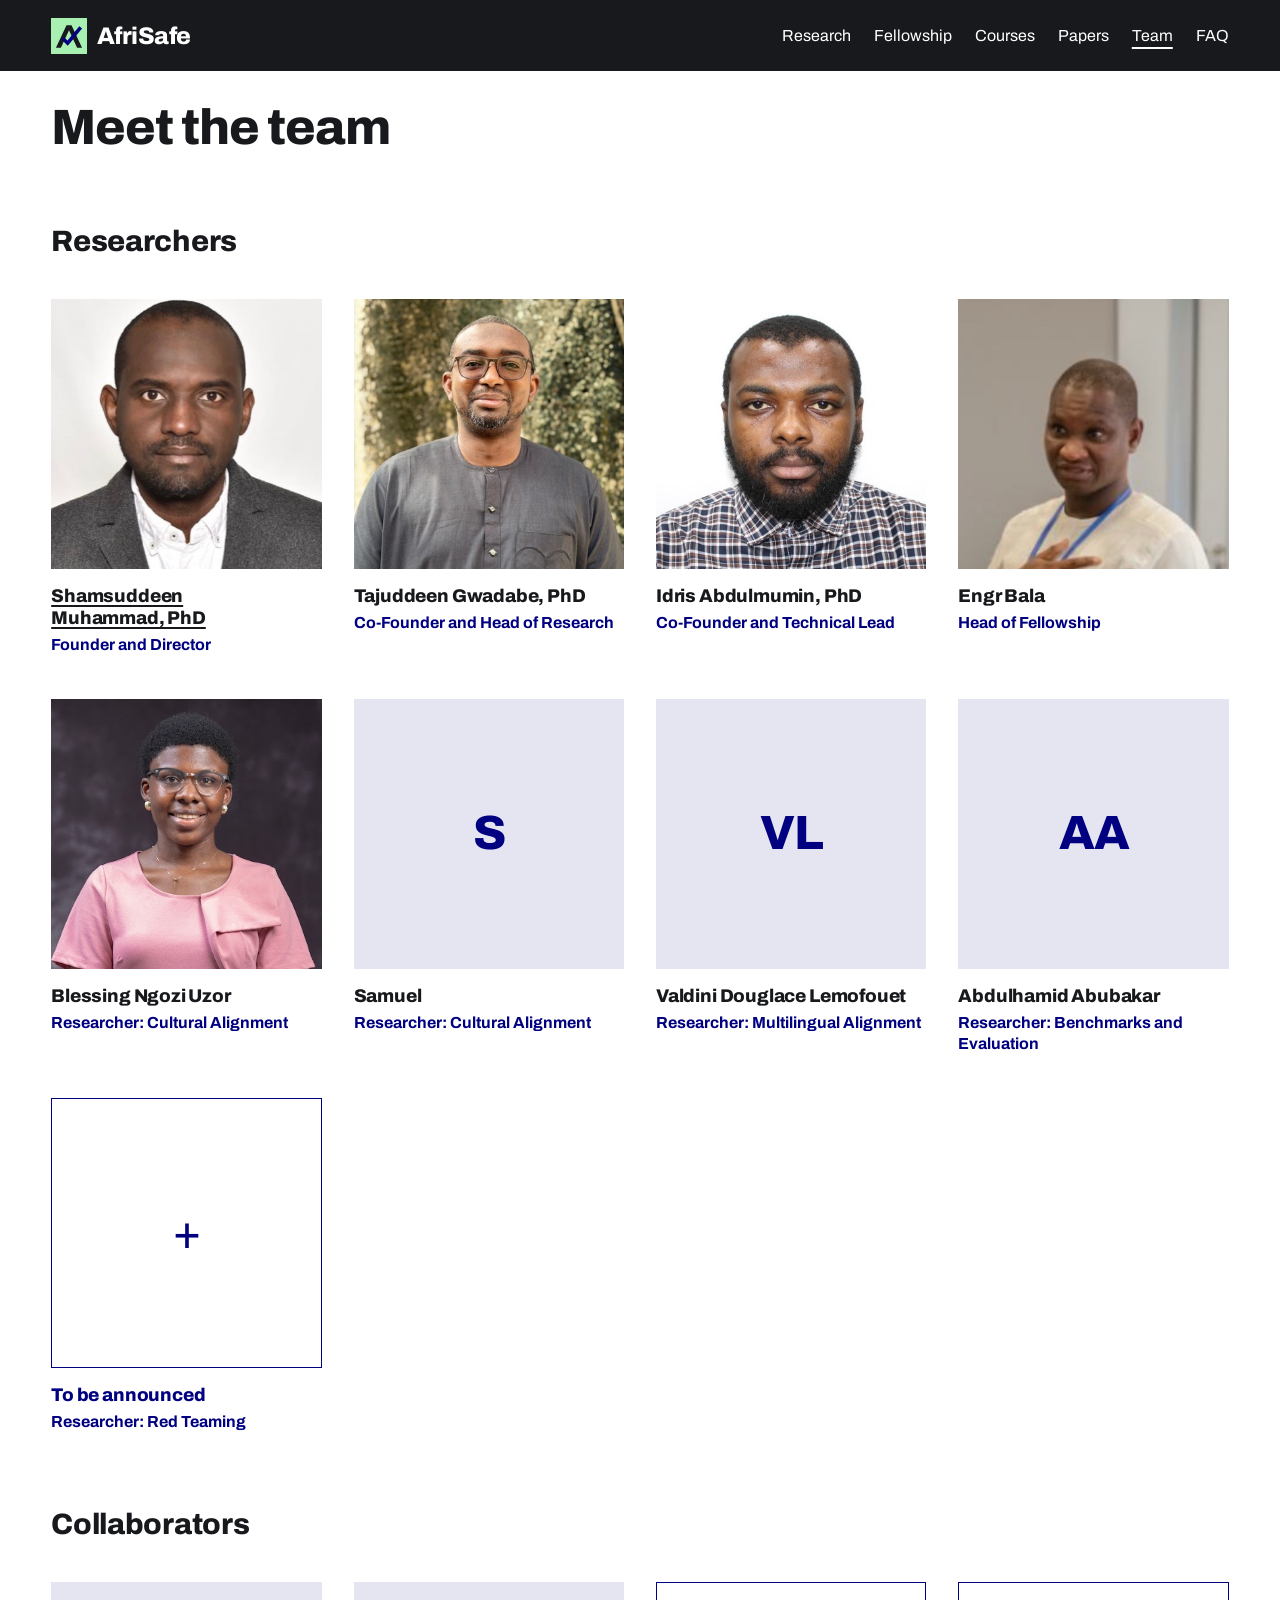
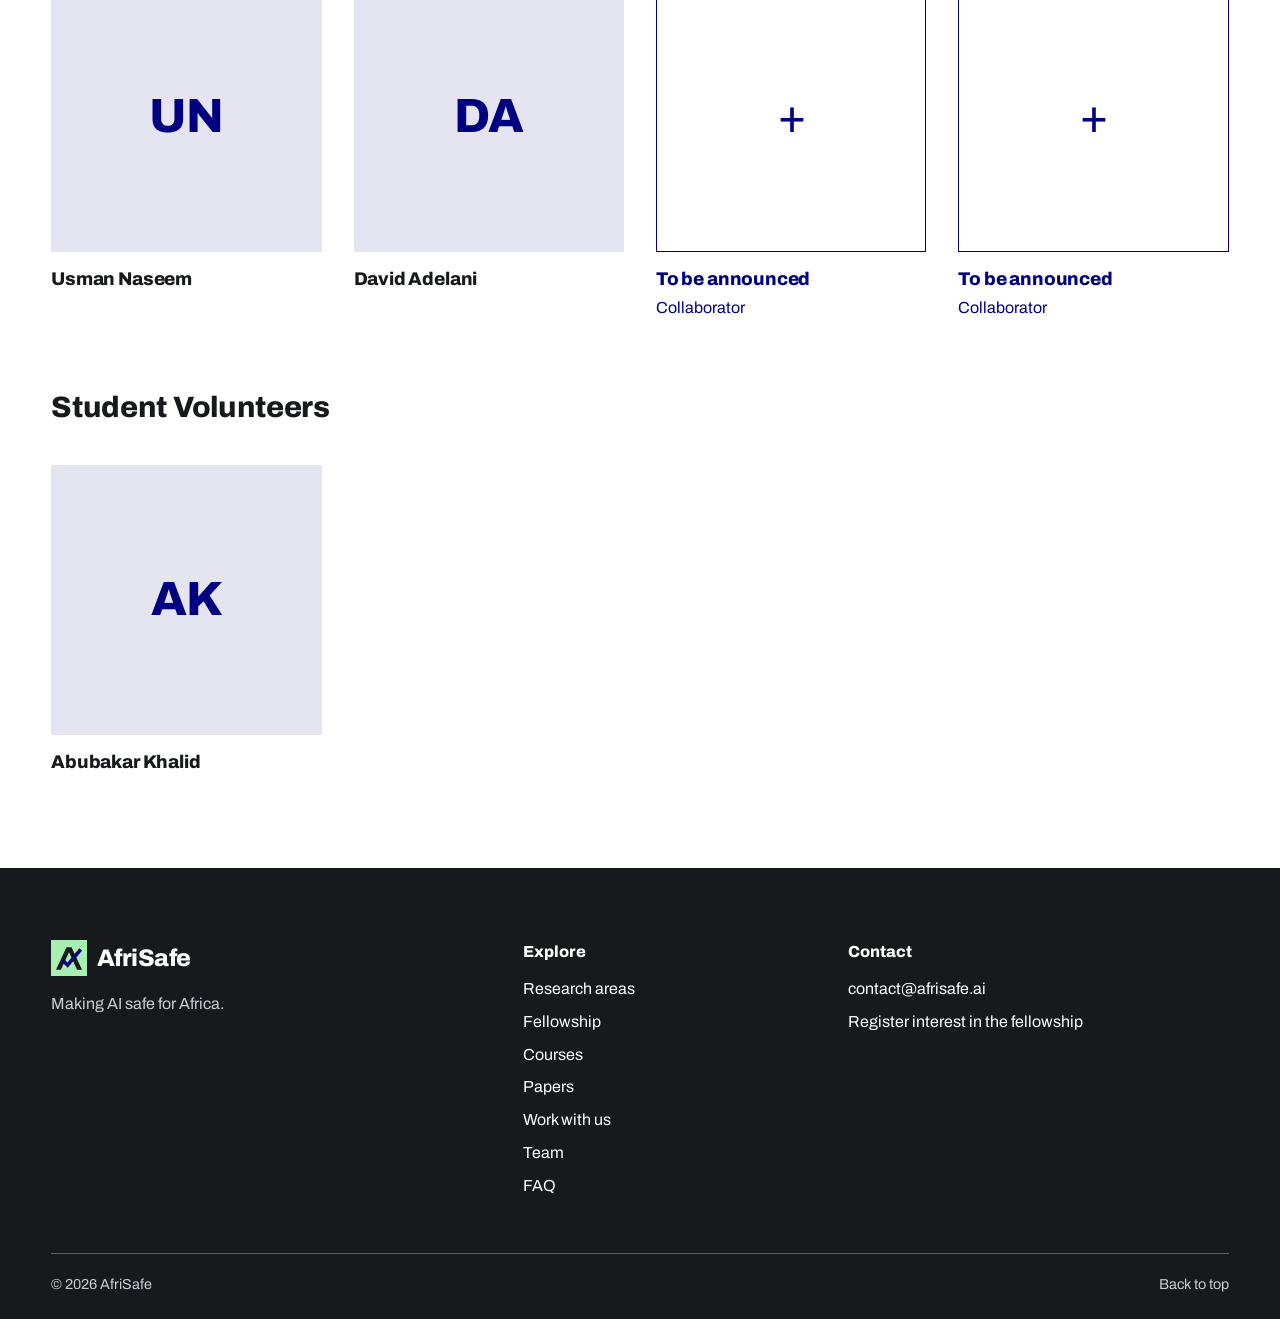
<file: team.html>
<!doctype html>
<html lang="en">
<head>
<meta charset="utf-8">
<meta name="viewport" content="width=device-width, initial-scale=1">
<title>Team | AfriSafe</title>
<meta name="description" content="The researchers and collaborators behind AfriSafe.">
<meta name="theme-color" content="#17191c">
<meta property="og:type" content="website">
<meta property="og:site_name" content="AfriSafe">
<meta name="twitter:card" content="summary">
<meta property="og:title" content="Team | AfriSafe">
<meta property="og:description" content="AI safety, alignment and red teaming research for African languages and cultures.">
<link rel="icon" href="data:image/svg+xml,%3Csvg xmlns='http://www.w3.org/2000/svg' viewBox='0 0 40 40'%3E%3Crect width='40' height='40' fill='%23a8f0b2'/%3E%3Cpath d='M5.5 33L17.2 8h5.6L34.5 33H29L20 13.6 11 33z' fill='%2317191c'/%3E%3Cpath d='M13 22.5l5.5 5.5L33 10.5' fill='none' stroke='%23000080' stroke-width='4'/%3E%3C/svg%3E">
<link rel="preconnect" href="https://fonts.googleapis.com">
<link rel="preconnect" href="https://fonts.gstatic.com" crossorigin>
<link rel="stylesheet" href="https://fonts.googleapis.com/css2?family=Archivo:wght@400;700;800&display=swap">
<link rel="stylesheet" href="styles.css?v=2">
</head>
<body>

<a class="skip" href="#main">Skip to content</a>
<header class="top">
<div class="wrap top-in">
  <a class="logo" href="index.html"><svg class="mark" viewBox="0 0 40 40" aria-hidden="true"><rect class="mark-box" width="40" height="40"/><path class="mark-a" d="M5.5 33L17.2 8h5.6L34.5 33H29L20 13.6 11 33z"/><path class="mark-tick" d="M13 22.5l5.5 5.5L33 10.5"/></svg>AfriSafe</a>
  <nav aria-label="Sections">
    <a href="index.html#research">Research</a>
    <a href="index.html#fellowship">Fellowship</a>
    <a href="index.html#courses">Courses</a>
    <a href="papers.html">Papers</a>
    <a href="team.html" aria-current="page">Team</a>
    <a href="index.html#faq">FAQ</a>
  </nav>
</div>
</header>

<main id="main" class="wrap">
<section class="block">
  <h1 class="page-title">Meet the team</h1>
  <h2 class="second">Researchers</h2>
  <ul class="people" role="list">
      <li><img src="assets/people/shamsuddeen-hassan-muhammad.jpg" alt="" width="400" height="400" loading="lazy" decoding="async"><h3><a href="https://shmuhammadd.github.io">Shamsuddeen Muhammad, PhD</a></h3><p class="role">Founder and Director</p></li>
      <li><img src="assets/people/tajuddeen-gwadabe.jpg" alt="" width="400" height="400" loading="lazy" decoding="async"><h3>Tajuddeen Gwadabe, PhD</h3><p class="role">Co-Founder and Head of Research</p></li>
      <li><img src="assets/people/idris-abdulmumin.jpg" alt="" width="400" height="400" loading="lazy" decoding="async"><h3>Idris Abdulmumin, PhD</h3><p class="role">Co-Founder and Technical Lead</p></li>
      <li><img src="assets/people/bala.jpg" alt="" width="346" height="346" loading="lazy" decoding="async"><h3>Engr Bala</h3><p class="role">Head of Fellowship</p></li>
      <li><img src="assets/people/ngozi.jpg" alt="" width="360" height="360" loading="lazy" decoding="async"><h3>Blessing Ngozi Uzor</h3><p class="role">Researcher: Cultural Alignment</p></li>
      <li><span class="initials" aria-hidden="true">S</span><h3>Samuel</h3><p class="role">Researcher: Cultural Alignment</p></li>
      <li><span class="initials" aria-hidden="true">VL</span><h3>Valdini Douglace Lemofouet</h3><p class="role">Researcher: Multilingual Alignment</p></li>
      <li><span class="initials" aria-hidden="true">AA</span><h3>Abdulhamid Abubakar</h3><p class="role">Researcher: Benchmarks and Evaluation</p></li>
      <li class="tba"><span class="initials" aria-hidden="true">+</span><h3>To be announced</h3><p class="role">Researcher: Red Teaming</p></li>
  </ul>

  <h2 class="second">Collaborators</h2>
  <ul class="people" role="list">
      <li><span class="initials" aria-hidden="true">UN</span><h3>Usman Naseem</h3></li>
      <li><span class="initials" aria-hidden="true">DA</span><h3>David Adelani</h3></li>
      <li class="tba"><span class="initials" aria-hidden="true">+</span><h3>To be announced</h3><p>Collaborator</p></li>
      <li class="tba"><span class="initials" aria-hidden="true">+</span><h3>To be announced</h3><p>Collaborator</p></li>
  </ul>

  <h2 class="second">Student Volunteers</h2>
  <ul class="people" role="list">
      <li><span class="initials" aria-hidden="true">AK</span><h3>Abubakar Khalid</h3></li>  </ul>
</section>
</main>

<footer class="foot">
  <div class="wrap">
    <div class="foot-in">
      <div class="foot-brand">
        <a class="logo" href="index.html"><svg class="mark" viewBox="0 0 40 40" aria-hidden="true"><rect class="mark-box" width="40" height="40"/><path class="mark-a" d="M5.5 33L17.2 8h5.6L34.5 33H29L20 13.6 11 33z"/><path class="mark-tick" d="M13 22.5l5.5 5.5L33 10.5"/></svg>AfriSafe</a>
        <p>Making AI safe for Africa.</p>
      </div>
      <nav aria-label="Footer">
        <h2>Explore</h2>
        <a href="index.html#research">Research areas</a>
        <a href="index.html#fellowship">Fellowship</a>
        <a href="index.html#courses">Courses</a>
        <a href="papers.html">Papers</a>
        <a href="index.html#involved">Work with us</a>
        <a href="team.html">Team</a>
        <a href="index.html#faq">FAQ</a>
      </nav>
      <div>
        <h2>Contact</h2>
        <a href="mailto:contact@afrisafe.ai">contact@afrisafe.ai</a>
        <a href="mailto:contact@afrisafe.ai?subject=AfriSafe%20Fellowship%20interest">Register interest in the fellowship</a>
      </div>
    </div>
    <div class="foot-base">
      <p>© 2026 AfriSafe</p>
      <a href="#main">Back to top</a>
    </div>
  </div>
</footer>

</body>
</html>
</file>
<file: styles.css>
/* Layout: white page, inset blocks. Colour and type follow imperial.ac.uk:
   black-weight sentence-case headings, plain grotesque body, thin rules, arrow links,
   mint and lavender panels, a dark panel that fades to deep navy.
   Type: Archivo at weight 800 for headings and 400 for text. Measured against Imperial's own
   face (licensed to Imperial, so not used here) it is the closest free match in weight and width.
   Sizes follow Imperial's scale: hero up to 74px, h2 up to 33px, h3 about 21px. */
:root {
  color-scheme: light;
  --ink: #17191c;
  --white: #ffffff;
  --navy: #000080;
  --blue: #0000cd;
  --mint: #a8f0b2;
  --lavender: #e5e5f2;
  --purple: #0a0a45; /* deep navy end of the dark panel */
  --soft: #c9ccd3;
  --muted: #4d5263; /* author lines; 7.6:1 on white */

  --font: Archivo, "Helvetica Neue", Arial, sans-serif;
}

* { box-sizing: border-box; }
html { scroll-behavior: smooth; }
body { margin: 0; background: var(--white); color: var(--ink); font: 400 1.0625rem/1.45 var(--font); overflow-wrap: break-word; }
img { max-width: 100%; height: auto; display: block; }
p { margin: 0; }
a { color: var(--blue); text-underline-offset: 3px; }
a:focus-visible, summary:focus-visible { outline: 3px solid var(--blue); outline-offset: 3px; }
/* blue on the dark footer is 1.6:1; mint is 13.2:1 */
.top a:focus-visible, .foot a:focus-visible { outline-color: var(--mint); }
section[id] { scroll-margin-top: 2rem; }

.skip { position: absolute; left: 1rem; top: -5rem; padding: 0.75rem 1rem; background: var(--white); color: var(--navy); font-weight: 800; }
.skip:focus { top: 1rem; }

.wrap { max-width: 84rem; margin: 0 auto; padding-inline: clamp(1.25rem, 4vw, 3.5rem); }

h1, h2, h3 { margin: 0; font-weight: 800; letter-spacing: -0.01em; text-wrap: balance; }
h1 { font-size: clamp(2.5rem, 5.4vw, 4.6rem); line-height: 1; letter-spacing: -0.02em; }
h2 { font-size: clamp(1.5rem, 2.3vw, 2.05rem); line-height: 1.15; }
h3 { font-size: 1.3rem; line-height: 1.2; }
.intro { margin-top: 0.9rem; max-width: 46rem; }

/* Arrow link: the one call-to-action style on the site.
   The second content value gives the glyph empty alt text; older browsers keep the first. */
.go { display: inline-block; font-weight: 800; text-decoration: none; color: inherit; }
.go::before { content: "→"; content: "→" / ""; font-weight: 400; margin-right: 0.6rem; display: inline-block; transition: transform .15s; }
.go:hover { text-decoration: underline; text-decoration-thickness: 2px; }
.go:hover::before { transform: translateX(4px); }

/* Header */
/* Black bar across the full width, matching the footer, so the page opens and closes on the same band */
.top { background: var(--ink); color: var(--white); }
.top-in { display: flex; align-items: center; gap: 2rem; padding-block: 1.1rem; }
.top .logo { color: var(--white); }
main { padding-top: clamp(1.25rem, 3vw, 2rem); }
.top nav { display: flex; gap: clamp(1rem, 1.8vw, 1.75rem); margin-left: auto; }
.top nav a { color: var(--white); text-decoration: none; font-size: 1rem; }
.top nav a:hover { color: var(--mint); text-decoration: underline; text-decoration-thickness: 2px; }
.top nav a[aria-current] { text-decoration: underline; text-decoration-thickness: 2px; text-underline-offset: 6px; }
/* Logo: an A whose crossbar is a tick (tested, passed), beside the name in the heading face */
.logo { display: inline-flex; align-items: center; gap: 0.6rem; font-weight: 800; font-size: 1.5rem; line-height: 1; letter-spacing: -0.02em; text-decoration: none; color: var(--navy); }
.mark { width: 2.25rem; height: 2.25rem; flex: none; }
.mark-box { fill: var(--mint); }
.mark-a { fill: var(--ink); }
.mark-tick { fill: none; stroke: var(--navy); stroke-width: 4; }

/* Panels */
.panel { padding: clamp(1.75rem, 4.5vw, 4rem); display: grid; gap: 1.5rem; align-content: center; justify-items: start; }
.mint { background: var(--mint); }
.night { background: linear-gradient(90deg, var(--ink), var(--purple)); color: var(--white); }

/* Hero: headline across the dark panel; lede and links sit on the page's three columns under a mint rule */
.hero { padding-top: clamp(3rem, 7vw, 6rem); gap: clamp(2rem, 4vw, 3.5rem); justify-items: stretch; }
.hero-band { display: grid; grid-template-columns: repeat(3, minmax(0, 1fr)); gap: 1.5rem 2rem; align-items: start; border-top: 2px solid var(--mint); padding-top: 1.5rem; }
.lede { grid-column: span 2; max-width: 42rem; font-size: clamp(1.1rem, 1.5vw, 1.3rem); line-height: 1.35; }
.hero-links { list-style: none; margin: 0; padding: 0; color: var(--mint); }
.hero-links li { padding-block: 0.75rem; }
.hero-links li:first-child { padding-top: 0; }
.hero-links li + li { border-top: 1px solid var(--mint); }
/* flex keeps a wrapped second line under the text, clear of the arrow */
.hero-links .go { display: flex; }

main > section { margin-bottom: clamp(3.5rem, 7vw, 6rem); }

/* Columns under a thin rule */
.cols { display: grid; gap: 2rem; margin: 2.5rem 0 0; padding: 0; list-style: none; }
.cols.two { grid-template-columns: repeat(2, minmax(0, 1fr)); }
.cols.three { grid-template-columns: repeat(3, minmax(0, 1fr)); }
.cols.four { grid-template-columns: repeat(4, minmax(0, 1fr)); }
.cols > * { border-top: 1px solid var(--navy); padding-top: 1.25rem; display: grid; gap: 0.75rem; align-content: start; justify-items: start; }

/* Dark facts panel */
.facts { display: block; margin-top: 2.5rem; }
.facts .cols { margin-top: 0; gap: 2.5rem 2rem; }
.facts .cols > * { border-top-color: var(--white); }
.facts h3 { font-size: clamp(1.3rem, 2vw, 1.7rem); }
.facts .cols p { color: var(--soft); font-size: 1rem; }

/* Lavender banner, split by a rule */
.banner {
  display: grid; grid-template-columns: repeat(2, minmax(0, 1fr));
  background: var(--lavender); color: var(--navy);
  border-top: 2px solid var(--navy); border-bottom: 2px solid var(--navy);
}
.banner > * { padding: clamp(1.5rem, 3vw, 2.5rem); display: grid; gap: 1.25rem; align-content: center; justify-items: start; }
.banner > div { border-left: 2px solid var(--navy); }
.banner h2 { font-size: clamp(1.75rem, 3vw, 2.6rem); line-height: 1.1; }
.banner p { font-size: clamp(1.1rem, 1.6vw, 1.4rem); line-height: 1.3; }
.banner.mint { background: var(--mint); }

/* Papers: theme on the left, its papers on the right. Each row is one link. */
.pubs { margin-top: 2.5rem; border-bottom: 2px solid var(--navy); }
.pub-group { border-top: 2px solid var(--navy); padding-block: 1.5rem; display: grid; gap: 0.75rem; }
.pub-group h3 { color: var(--navy); font-size: clamp(1.3rem, 1.9vw, 1.6rem); }
.pub-group ul { list-style: none; margin: 0; padding: 0; }
.pub-group li + li { border-top: 1px solid var(--lavender); }
.pub-group a {
  display: grid; grid-template-columns: minmax(0, 1fr) auto; gap: 0.5rem 1.5rem; align-items: baseline;
  padding: 0.9rem 0.75rem; margin-inline: -0.75rem;
  color: var(--ink); text-decoration: none; transition: background-color .15s;
}
.pub-group a:hover, .pub-group a:focus-visible { background: var(--lavender); }
.pub-group a:hover .pub-title { text-decoration: underline; text-decoration-thickness: 2px; }
.pub-title { font-size: 1.0625rem; line-height: 1.35; font-weight: 700; }
.pub-title b { font-weight: 800; }
/* authors sit under the title; team members are bold and dark */
.pub-authors { grid-column: 1; font-size: 0.9375rem; line-height: 1.4; color: var(--muted); }
.pub-authors b { font-weight: 700; color: var(--ink); }
.pub-venue { font-size: 0.875rem; font-weight: 700; color: var(--navy); white-space: nowrap; font-variant-numeric: tabular-nums; }
.pub-venue span { font-weight: 400; margin-left: 0.35rem; }

/* People: square portraits on the page grid. No photo yet: initials on mint. Open seat: plus on lavender. */
.people { list-style: none; margin: 2.5rem 0 0; padding: 0; display: grid; grid-template-columns: repeat(4, minmax(0, 1fr)); gap: 2.5rem 2rem; }
.people img, .initials { width: 100%; height: auto; aspect-ratio: 1 / 1; object-fit: cover; margin-bottom: 1rem; }
.initials { display: grid; place-items: center; background: var(--lavender); color: var(--navy); font-weight: 800; font-size: clamp(2rem, 4vw, 3rem); letter-spacing: -0.02em; }
.people h3 { font-size: 1.15rem; margin-bottom: 0.35rem; }
.people h3 a { color: var(--ink); text-decoration-thickness: 2px; }
.people h3 a:hover { color: var(--blue); }
.people p { font-size: 1rem; }
.people .role { font-weight: 700; color: var(--navy); line-height: 1.3; margin-bottom: 0.2rem; }
.tba .initials { background: none; border: 1px solid var(--navy); font-weight: 400; }
.tba h3, .tba p { color: var(--navy); }
h2.second { margin-top: clamp(3rem, 6vw, 4.5rem); }

.more { margin-top: 1.75rem; color: var(--navy); }
.page-title { font-size: clamp(2rem, 4vw, 3.1rem); }

/* FAQ */
.qa { margin-top: 2.5rem; border-bottom: 1px solid var(--navy); }
.qa details { border-top: 1px solid var(--navy); }
.qa summary { cursor: pointer; list-style: none; padding-block: 1.25rem; font-weight: 800; font-size: 1.2rem; display: flex; justify-content: space-between; gap: 1rem; }
.qa summary:hover { color: var(--navy); text-decoration: underline; text-decoration-thickness: 2px; }
.qa summary::-webkit-details-marker { display: none; }
.qa summary::after { content: "+"; content: "+" / ""; font-weight: 400; font-size: 1.5rem; line-height: 1; color: var(--navy); }
.qa details[open] summary::after { content: "−"; content: "−" / ""; }
.qa details[open] summary { color: var(--navy); }
.qa details p { padding-bottom: 1.75rem; max-width: 38rem; }
.qa details p a { color: var(--navy); text-decoration-thickness: 2px; }
.faq-head { display: grid; gap: 1rem; justify-items: start; align-content: start; }
.faq-head .go { color: var(--navy); }

/* Footer: brand, then three short link columns, then a base line. Same near-black as the header. */
.foot { background: var(--ink); color: var(--white); padding-block: clamp(3rem, 6vw, 4.5rem) 1.5rem; font-size: 1rem; }
.foot-in { display: grid; grid-template-columns: 1.5fr 1fr 1.3fr; gap: 2.5rem 2rem; align-items: start; }
.foot-in > * { display: grid; gap: 0.6rem; justify-items: start; align-content: start; }
.foot .logo { color: var(--white); margin-bottom: 0.4rem; }
.foot-brand p { color: var(--soft); }
.foot h2 { font-size: 1rem; font-weight: 800; letter-spacing: 0; line-height: 1.45; margin-bottom: 0.25rem; }
.foot a:not(.logo) { color: var(--white); text-decoration: none; }
.foot a:not(.logo):hover { color: var(--mint); text-decoration: underline; text-decoration-thickness: 2px; }
.foot-base { display: flex; flex-wrap: wrap; justify-content: space-between; gap: 0.5rem 2rem; margin-top: clamp(2.5rem, 5vw, 3.5rem); padding-top: 1.25rem; border-top: 1px solid rgb(255 255 255 / 0.3); color: var(--soft); font-size: 0.9rem; }
.foot-base a:not(.logo) { color: var(--soft); }

@media (min-width: 60.01rem) {
  /* FAQ: heading in the first third, questions in the other two */
  #faq { display: grid; grid-template-columns: repeat(3, minmax(0, 1fr)); gap: 2rem; align-items: start; }
  #faq .qa { grid-column: span 2; margin-top: 0; }

  /* Papers: theme in the first third, list in the other two, like the FAQ */
  .pub-group { grid-template-columns: repeat(3, minmax(0, 1fr)); gap: 2rem; align-items: start; }
  .pub-group ul { grid-column: span 2; margin-top: -0.9rem; }

  /* Fellowship and Work with us: columns hang from the banner, and the banner's dividing rule runs on down.
     Fellowship: banner split in half, rule continues between steps 2 and 3.
     Work with us: same as Fellowship. Courses: banner split one third to two thirds, rule continues between columns 1 and 2. */
  #fellowship .cols, #involved .cols, #courses .cols { gap: 0; margin-top: 0; }
  #fellowship .cols > *, #involved .cols > *, #courses .cols > * { border-top: 0; border-left: 1px solid var(--navy); padding: 1.5rem clamp(1.5rem, 3vw, 2.5rem) 0.5rem; }
  #fellowship .cols > :first-child, #involved .cols > :first-child, #courses .cols > :first-child { border-left: 0; }
  #fellowship .cols > :nth-child(3), #involved .cols > :nth-child(3), #courses .cols > :nth-child(2) { border-left-width: 2px; }
  #courses .banner { grid-template-columns: minmax(0, 1fr) minmax(0, 2fr); }
}

@media (max-width: 60rem) {
  /* section links wrap to a second row under a rule; no menu button needed */
  .top-in { flex-wrap: wrap; justify-content: space-between; gap: 0.75rem 1.5rem; }
  .top nav { order: 3; width: 100%; margin-left: 0; flex-wrap: wrap; gap: 0 1.5rem; border-top: 1px solid rgb(255 255 255 / 0.3); }
  .top nav a { padding-block: 0.625rem; }
  .hero-band, .banner, .cols.two, .cols.three, .foot-in { grid-template-columns: minmax(0, 1fr); }
  .lede { grid-column: auto; }
  .cols.four { grid-template-columns: repeat(2, minmax(0, 1fr)); }
  .people { grid-template-columns: repeat(3, minmax(0, 1fr)); }
  .banner > div { border-left: 0; border-top: 2px solid var(--navy); }
}
@media (max-width: 34rem) {
  .people { grid-template-columns: repeat(2, minmax(0, 1fr)); }
  /* paper rows: venue under the title, so titles keep the full width */
  .pub-group a { grid-template-columns: minmax(0, 1fr); gap: 0.25rem; }
  /* five header links on one row at 360px */
  .top nav { justify-content: space-between; gap: 0 0.5rem; }
  .top nav a { font-size: 0.875rem; }
  .cols.four { grid-template-columns: minmax(0, 1fr); }
  .logo { font-size: 1.35rem; }
  .mark { width: 2rem; height: 2rem; }
  .hero { padding-inline: 1.25rem; }
}
@media (prefers-reduced-motion: reduce) {
  html { scroll-behavior: auto; }
  .go::before, .pub-group a { transition: none; }
}
</file>
